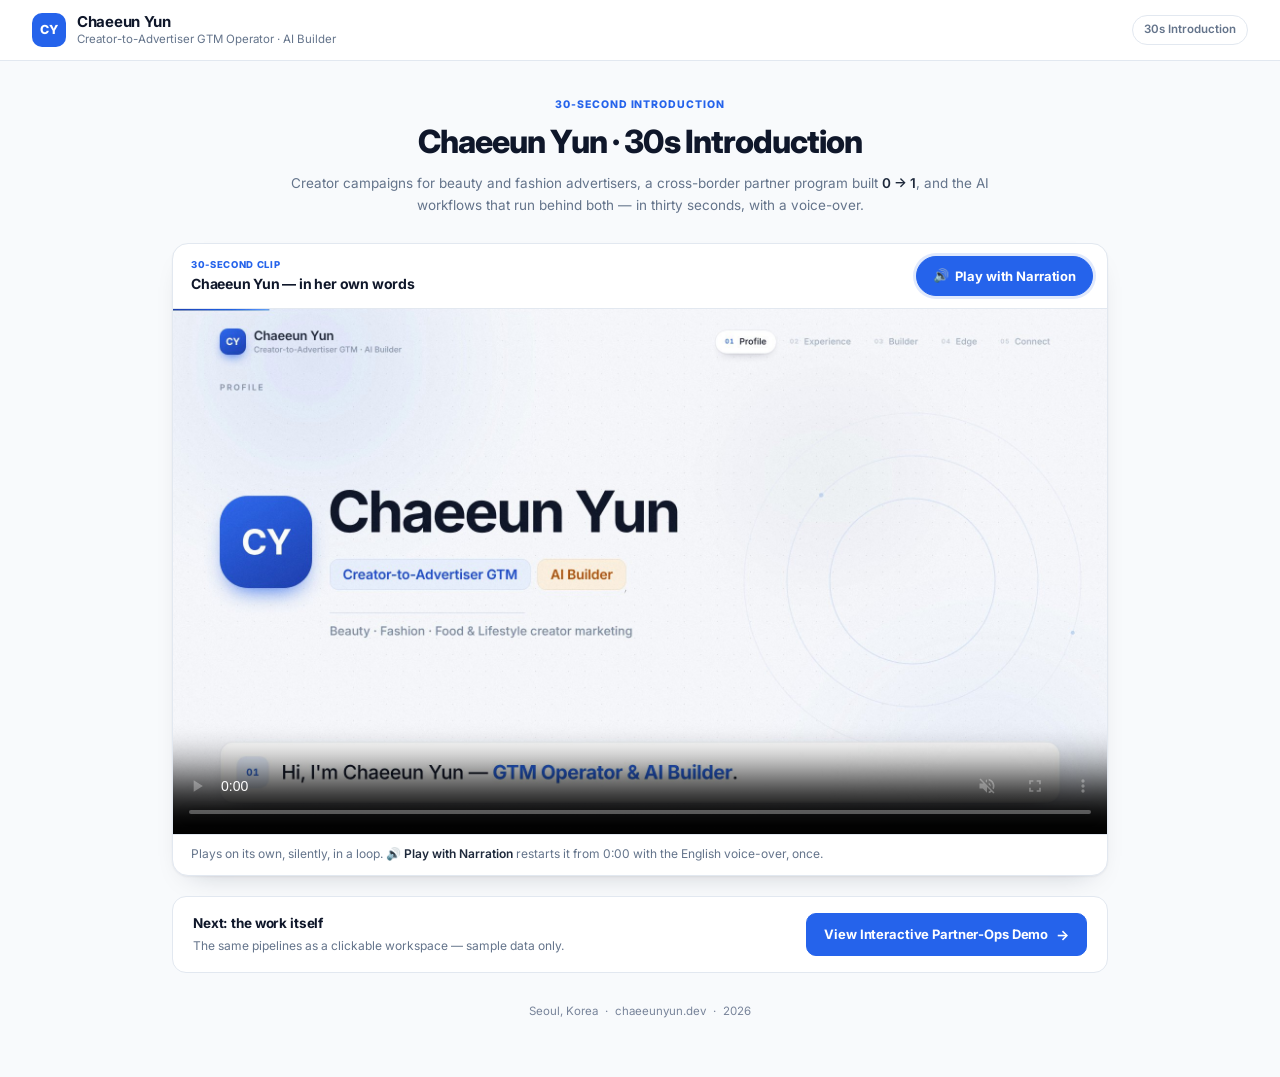
<file: intro/index.html>
<!doctype html>
<html lang="en">
<head>
<meta charset="utf-8">
<meta name="viewport" content="width=device-width, initial-scale=1">
<meta name="robots" content="noindex, nofollow">
<title>Chaeeun Yun · 30s Introduction</title>
<meta name="description" content="A 30-second spoken introduction: creator campaigns for beauty and fashion advertisers, a cross-border partner program built from zero, and the AI workflows behind both.">
<meta property="og:title" content="Chaeeun Yun · 30s Introduction">
<meta property="og:description" content="Thirty seconds, with voice-over, on the work: creator-to-advertiser GTM, partner operations, and the AI workflows behind them.">
<meta property="og:type" content="video.other">
<link rel="preconnect" href="https://fonts.googleapis.com">
<link rel="preconnect" href="https://fonts.gstatic.com" crossorigin>
<link rel="stylesheet" href="https://fonts.googleapis.com/css2?family=Inter:wght@400;500;600;700;800&display=swap">
<style>
:root {
  --ink: #1E293B;
  --ink-strong: #0F172A;
  --muted: #64748B;
  --faint: #78849A;
  --line: #E2E8F0;
  --bg: #F8FAFC;
  --panel: #fff;
  --accent: #2563EB;
  --accent-hover: #1D4ED8;
  --accent-soft: #E9F0FE;
  --stage: #0B1220;
}

* { box-sizing: border-box; }

html, body { margin: 0; }
body {
  background: var(--bg);
  color: var(--ink);
  font-family: "Inter", -apple-system, BlinkMacSystemFont, "Segoe UI", Roboto, "Helvetica Neue", Arial, sans-serif;
  font-size: 14px;
  line-height: 1.55;
  -webkit-text-size-adjust: 100%;
}
a { color: var(--accent); text-decoration: none; }
a:hover { text-decoration: underline; }
a:focus-visible, button:focus-visible, video:focus-visible {
  outline: 2px solid #93C5FD; outline-offset: 2px;
}

/* ---------------------------------------------------------------- top bar */
.top {
  display: flex; align-items: center; justify-content: space-between; gap: 16px;
  padding: 13px 32px;
  border-bottom: 1px solid var(--line);
  background: #fff;
}
.brand { display: flex; align-items: center; gap: 11px; min-width: 0; }
.mark {
  flex: 0 0 auto;
  display: grid; place-items: center;
  width: 34px; height: 34px; border-radius: 10px;
  background: var(--accent); color: #fff;
  font-size: 12.5px; font-weight: 800; letter-spacing: .01em;
}
.brandText { min-width: 0; }
.brandName { display: block; font-size: 15px; font-weight: 700; letter-spacing: -.02em; color: var(--ink-strong); line-height: 1.25; }
.brandRole { display: block; color: var(--muted); font-size: 11.5px; line-height: 1.3; }
.meta {
  flex: 0 0 auto;
  padding: 5px 11px; border: 1px solid var(--line); border-radius: 999px;
  color: var(--muted); font-size: 11.5px; font-weight: 600; white-space: nowrap;
}

/* ---------------------------------------------------------------- page */
.wrap { max-width: 1000px; margin: 0 auto; padding: 36px 32px 56px; }

.head { text-align: center; margin: 0 auto 26px; max-width: 720px; }
.kicker {
  margin: 0 0 10px; color: var(--accent);
  font-size: 10.5px; font-weight: 800; letter-spacing: .09em; text-transform: uppercase;
}
h1 {
  margin: 0; font-size: clamp(22px, 3.4vw, 32px); line-height: 1.18;
  letter-spacing: -.03em; font-weight: 800; color: var(--ink-strong);
  text-wrap: balance;
}
.sub {
  margin: 12px 0 0; color: var(--muted); font-size: 13.5px; line-height: 1.62;
  text-wrap: pretty;
}
.sub b { color: var(--ink); font-weight: 600; }

/* ---------------------------------------------------------------- video card */
.card {
  overflow: hidden;
  border: 1px solid var(--line); border-radius: 16px;
  background: var(--panel);
  box-shadow: 0 1px 2px rgba(15, 23, 42, .05), 0 12px 28px -18px rgba(15, 23, 42, .28);
}
.cardHead {
  display: flex; flex-wrap: wrap; align-items: center; gap: 10px 14px;
  padding: 12px 14px 12px 18px; border-bottom: 1px solid var(--line);
}
.cardTitle { min-width: 0; margin-right: auto; }
.cardKicker {
  margin: 0 0 2px; color: var(--accent);
  font-size: 9.5px; font-weight: 800; letter-spacing: .07em; text-transform: uppercase;
}
.cardTitle h2 { margin: 0; font-size: 14px; line-height: 1.3; letter-spacing: -.015em; color: var(--ink-strong); }

.narrBtn {
  display: inline-flex; align-items: center; gap: 7px;
  padding: 9px 16px;
  border: 1px solid var(--accent); border-radius: 999px;
  background: var(--accent); color: #fff;
  font: inherit; font-size: 13px; font-weight: 700; letter-spacing: -.01em;
  white-space: nowrap; cursor: pointer;
  box-shadow: 0 0 0 3px rgba(37, 99, 235, .14);
  transition: background .15s ease, border-color .15s ease, box-shadow .15s ease;
}
.narrBtn:hover { background: var(--accent-hover); border-color: var(--accent-hover); }
.narrBtn .ico { font-size: 13px; line-height: 1; }
.narrBtn[aria-pressed="true"] {
  background: var(--ink-strong); border-color: var(--ink-strong);
  box-shadow: 0 0 0 3px rgba(15, 23, 42, .12);
}
.narrBtn[aria-pressed="true"] .ico { animation: pulse 1.6s ease-in-out infinite; }
@keyframes pulse { 0%, 100% { opacity: 1; } 50% { opacity: .4; } }
@media (prefers-reduced-motion: reduce) {
  .narrBtn[aria-pressed="true"] .ico { animation: none; }
}

.stage { background: var(--stage); line-height: 0; }
.stage video {
  display: block; width: 100%; height: auto;
  aspect-ratio: 16 / 9; background: var(--stage);
}

.cardFoot {
  margin: 0; padding: 10px 18px 12px; border-top: 1px solid var(--line);
  color: var(--muted); font-size: 12px; line-height: 1.5;
}
.cardFoot b { color: var(--ink); font-weight: 600; }

/* ---------------------------------------------------------------- next step */
.next {
  display: flex; flex-wrap: wrap; align-items: center; justify-content: space-between;
  gap: 12px 20px; margin-top: 20px;
  padding: 16px 20px;
  border: 1px solid var(--line); border-radius: 14px;
  background: #fff;
}
.nextText { min-width: 0; }
.nextText p { margin: 0; }
.nextLabel { color: var(--ink-strong); font-size: 13.5px; font-weight: 700; letter-spacing: -.01em; }
.nextNote { margin-top: 3px !important; color: var(--muted); font-size: 12px; }
.cta {
  display: inline-flex; align-items: center; gap: 8px;
  padding: 10px 17px; border: 1px solid var(--accent); border-radius: 10px;
  background: var(--accent); color: #fff;
  font-size: 13px; font-weight: 700; letter-spacing: -.01em;
  white-space: nowrap;
  transition: background .15s ease, border-color .15s ease;
}
.cta:hover { background: var(--accent-hover); border-color: var(--accent-hover); text-decoration: none; }
.cta .arrow { font-size: 14px; line-height: 1; }

.foot {
  margin: 30px 0 0; text-align: center;
  color: var(--faint); font-size: 11.5px;
}
.foot span { margin: 0 7px; }

@media (max-width: 700px) {
  .top { padding: 11px 18px; }
  .brandRole { display: none; }
  .wrap { padding: 26px 18px 44px; }
  .head { text-align: left; margin-bottom: 20px; }
  .sub { font-size: 13px; }
  .cardHead { padding: 12px 13px 12px 15px; }
  .cardTitle { flex: 1 1 100%; }
  .narrBtn { flex: 1 1 100%; justify-content: center; min-height: 44px; font-size: 13.5px; }
  .cardFoot { padding: 10px 15px 12px; }
  .next { padding: 15px 16px; }
  .cta { flex: 1 1 100%; justify-content: center; min-height: 44px; }
}
</style>
</head>
<body>

<header class="top">
  <div class="brand">
    <span class="mark" aria-hidden="true">CY</span>
    <span class="brandText">
      <span class="brandName">Chaeeun Yun</span>
      <span class="brandRole">Creator-to-Advertiser GTM Operator · AI Builder</span>
    </span>
  </div>
  <span class="meta">30s Introduction</span>
</header>

<main class="wrap">
  <div class="head">
    <p class="kicker">30-second introduction</p>
    <h1>Chaeeun Yun · 30s Introduction</h1>
    <p class="sub">Creator campaigns for beauty and fashion advertisers, a cross-border partner program built <b>0&nbsp;&rarr;&nbsp;1</b>, and the AI workflows that run behind both &mdash; in thirty seconds, with a voice-over.</p>
  </div>

  <section class="card" aria-label="30-second introduction video">
    <div class="cardHead">
      <div class="cardTitle">
        <p class="cardKicker">30-second clip</p>
        <h2>Chaeeun Yun &mdash; in her own words</h2>
      </div>
      <button class="narrBtn" type="button" id="narrBtn" aria-pressed="false" aria-controls="introVideo">
        <span class="ico" aria-hidden="true">&#128266;</span><span id="narrLabel">Play with Narration</span>
      </button>
    </div>
    <div class="stage">
      <video id="introVideo" controls autoplay muted loop playsinline preload="metadata"
             poster="media/intro-poster.jpg" width="1920" height="1080"
             aria-label="30-second introduction with English voice-over: creator-to-advertiser GTM, partner operations built from zero, and the AI workflows behind them">
        <source src="media/chaeeun-yun-intro-30s.mp4" type="video/mp4">
        Your browser cannot play this clip. <a href="media/chaeeun-yun-intro-30s.mp4">Download the 30-second video</a>.
      </video>
    </div>
    <p class="cardFoot">Plays on its own, silently, in a loop. <b>&#128266; Play with Narration</b> restarts it from 0:00 with the English voice-over, once.</p>
  </section>

  <div class="next">
    <div class="nextText">
      <p class="nextLabel">Next: the work itself</p>
      <p class="nextNote">The same pipelines as a clickable workspace &mdash; sample data only.</p>
    </div>
    <a class="cta" href="https://chaeeunyun.dev/partner-ops-demo/">View Interactive Partner-Ops Demo <span class="arrow" aria-hidden="true">&rarr;</span></a>
  </div>

  <p class="foot">Seoul, Korea<span>&middot;</span>chaeeunyun.dev<span>&middot;</span>2026</p>
</main>

<script>
(function () {
  var video = document.getElementById('introVideo');
  var btn = document.getElementById('narrBtn');
  var label = document.getElementById('narrLabel');
  if (!video || !btn || !label) return;

  var IDLE = 'Play with Narration';
  var PLAYING = 'Playing with Narration';
  var narrating = false;

  function setIdle() {
    narrating = false;
    video.loop = true;
    video.muted = true;
    btn.setAttribute('aria-pressed', 'false');
    label.textContent = IDLE;
  }

  btn.addEventListener('click', function () {
    // Restart from 0:00, sound on, once.
    narrating = true;
    video.loop = false;
    video.muted = false;
    video.volume = 1;
    try { video.currentTime = 0; } catch (e) {}
    var p = video.play();
    if (p && typeof p.catch === 'function') {
      p.catch(function () {
        // Autoplay policy or a decoding error: fall back to the silent loop.
        setIdle();
        video.play().catch(function () {});
      });
    }
    btn.setAttribute('aria-pressed', 'true');
    label.textContent = PLAYING;
  });

  // One narrated pass only: back to the silent loop when the clip ends.
  video.addEventListener('ended', function () {
    if (!narrating) return;
    setIdle();
    try { video.currentTime = 0; } catch (e) {}
    // Restart on the next tick, after the element has left its ended state.
    setTimeout(function () {
      var p = video.play();
      if (p && typeof p.catch === 'function') p.catch(function () {});
    }, 40);
  });
})();
</script>
</body>
</html>
</file>
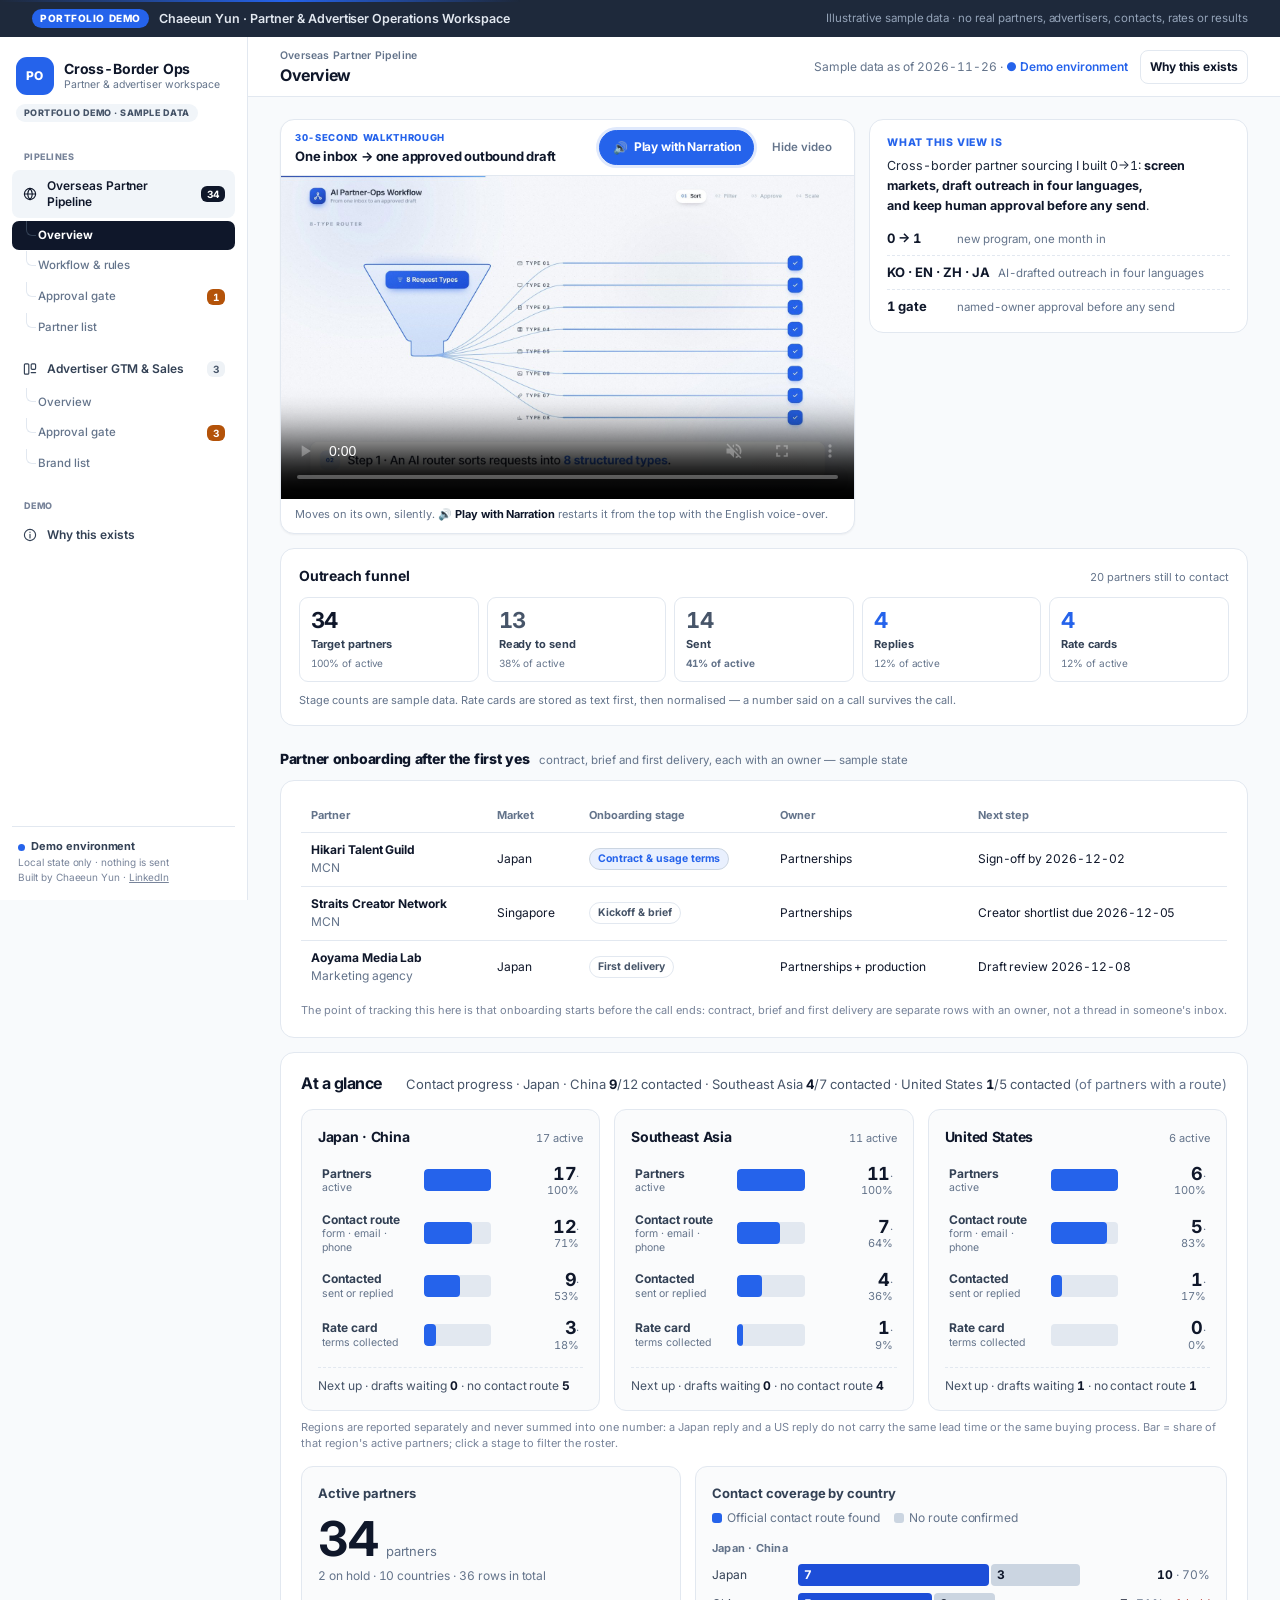
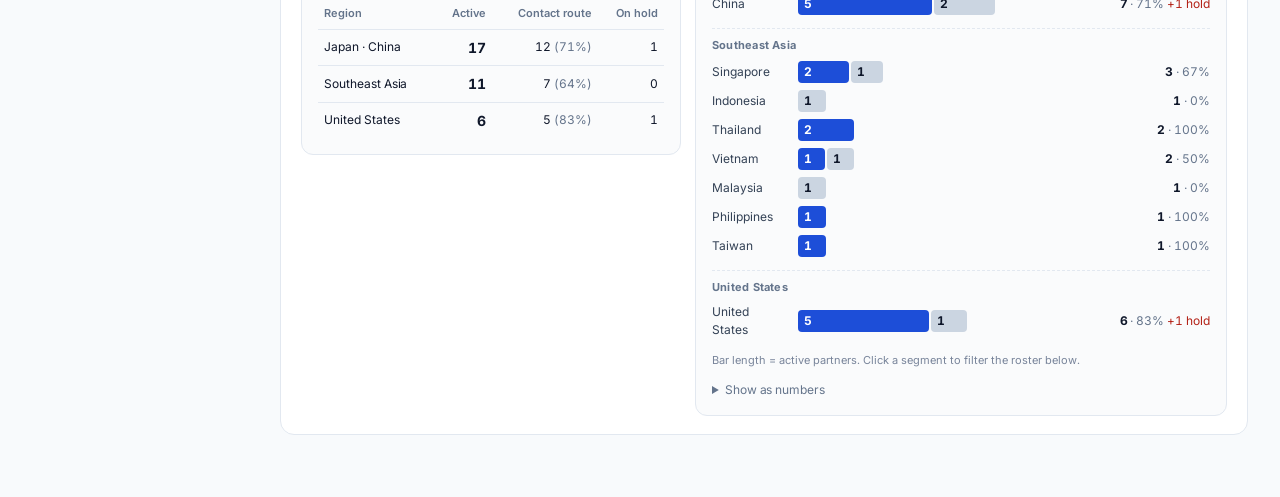
<file: partner-ops-demo/index.html>
<!doctype html>
<html lang="en">
<head>
<meta charset="utf-8"><meta name="viewport" content="width=device-width, initial-scale=1">
<meta name="robots" content="noindex, nofollow">
<title>Chaeeun Yun · Partner & Advertiser Operations · Portfolio Demo</title>
<meta name="description" content="Portfolio demo: cross-border partner pipeline and advertiser GTM workflow, with a human approval gate. Illustrative sample data.">
<link rel="preconnect" href="https://fonts.googleapis.com">
<link rel="preconnect" href="https://fonts.gstatic.com" crossorigin>
<link rel="stylesheet" href="https://fonts.googleapis.com/css2?family=Inter:wght@400;500;600;700;800&display=swap">
<style>/* Base layout system. */


:root {
  --ink: #0F172A;         /* slate ink */
  --muted: #64748B;
  --faint: #78849A;
  --line: #E2E8F0;
  --bg: #F8FAFC;
  --panel: #fff;
  --accent: #2563EB;      /* cobalt: primary, positive metrics, status text */
  --accentSoft: #E9F0FE;
  --have: #2563EB;        /* bar fills, no text inside */
  --haveText: #1D4ED8;    /* segments that carry white numerals */
  --miss: #CBD5E1;
  --track: #E2E8F0;
  --warn: #D97706;        /* anything waiting on a person */
  --warnFill: #B45309;    /* warn with white text on top (AA) */
  --note: #475569;        /* neutral information note */
  --noteSoft: #F1F5F9;
  --danger: #B42318;      /* hard error / no contact route */
  --dangerSoft: #FEF3F2;
  --steel: #475569;       /* quiet secondary status */
  --steelSoft: #EEF2F6;
}

* { box-sizing: border-box; }

body {
  margin: 0;
  background: var(--bg);
  color: var(--ink);
  font-family: "Inter", -apple-system, BlinkMacSystemFont, "Segoe UI", Roboto, "Helvetica Neue", Arial, sans-serif;
  font-size: 13px;
  line-height: 1.5;
}

a { color: var(--accent); text-decoration: none; }
a:hover { text-decoration: underline; }


.top {
  display: flex;
  justify-content: space-between;
  align-items: center;
  gap: 16px;
  padding: 14px 32px;
  border-bottom: 1px solid var(--line);
  background: #fff;
}
.brand { display: flex; align-items: center; gap: 10px; }
.mark {
  display: grid;
  place-items: center;
  width: 30px;
  height: 30px;
  border-radius: 9px;
  background: var(--accent);
  color: #fff;
  font-size: 12px;
  font-weight: 800;
}
.brand h1 { margin: 0; font-size: 17px; letter-spacing: -.03em; }
.meta { color: var(--muted); font-size: 12px; white-space: nowrap; }
.meta b { color: var(--accent); font-weight: 600; }

.content { max-width: 1440px; margin: 0 auto; padding: 22px 32px 48px; }



.dash {
  margin-bottom: 14px;
  padding: 18px 20px;
  border: 1px solid var(--line);
  border-radius: 14px;
  background: var(--panel);
}
.dashHead { display: flex; align-items: baseline; justify-content: space-between; gap: 16px; margin-bottom: 14px; }
.dashHead h2 { margin: 0; font-size: 16px; letter-spacing: -.03em; }
.insight { margin: 0; color: #475569; font-size: 13px; }
.insight b { color: var(--ink); }

.dashGrid { display: grid; grid-template-columns: 380px 1fr; gap: 14px; }
.dashCol { display: grid; gap: 14px; align-content: start; }
.panel { padding: 16px; border: 1px solid var(--line); border-radius: 12px; background: #FAFBFC; }
.panel h3 { margin: 0 0 12px; font-size: 13px; color: #334155; }
.panel h3 small { margin-left: 4px; color: var(--muted); font-weight: 400; }

.legend { display: flex; gap: 14px; color: var(--muted); font-size: 12px; }
.legend i { display: inline-block; width: 10px; height: 10px; margin-right: 5px; border-radius: 3px; vertical-align: -1px; }
.panel h3 + .legend { margin: -6px 0 12px; }


.hero { display: flex; align-items: baseline; gap: 8px; margin-bottom: 4px; }
.hero strong { font-size: 48px; line-height: 1; letter-spacing: -.05em; }
.hero span { color: var(--muted); font-size: 13px; }
.heroSub { margin: 0 0 12px; color: var(--muted); font-size: 12px; }


.regionTable { width: 100%; border-collapse: collapse; font-size: 12px; }
.regionTable th, .regionTable td { padding: 7px 6px; border-bottom: 1px solid var(--line); text-align: right; white-space: nowrap; }
.regionTable th:first-child, .regionTable td:first-child { text-align: left; }
.regionTable th { color: var(--muted); font-size: 11px; font-weight: 600; }
.regionTable tr:last-child td { border-bottom: 0; }
.regionTable b { font-size: 14px; }
.funnelNote { margin: 8px 0 0; color: var(--faint); font-size: 11px; }


.rows { display: grid; gap: 7px; }
.regionLabel { margin-top: 6px; padding-top: 8px; border-top: 1px dashed var(--line); color: var(--muted); font-size: 11px; font-weight: 700; letter-spacing: .02em; }
.regionLabel:first-child { margin-top: 0; padding-top: 0; border-top: 0; }
.row { display: grid; grid-template-columns: 74px 1fr 118px; align-items: center; gap: 12px; }
.row .label { color: #334155; font-size: 12px; }
.row .total { color: var(--muted); font-size: 12px; text-align: right; white-space: nowrap; }
.row .total b { color: var(--ink); }
.row .total em { color: var(--danger); font-style: normal; }
.barArea { min-width: 0; }

.seg { display: flex; gap: 2px; height: 22px; }
.seg button {
  display: flex;
  align-items: center;
  min-width: 0;
  padding: 0 6px;
  border: 0;
  border-radius: 4px;
  font: inherit;
  font-size: 12px;
  font-weight: 700;
  cursor: pointer;
  overflow: hidden;
  white-space: nowrap;
}
.seg button.have { background: var(--haveText); color: #fff; }
.seg button.miss { background: var(--miss); color: var(--ink); }
.seg button:hover, .seg button:focus-visible { filter: brightness(1.06); outline: 2px solid var(--ink); outline-offset: 1px; }

.hint { margin: 12px 0 0; color: var(--faint); font-size: 11px; }

details.numbers { margin-top: 12px; font-size: 12px; }
details.numbers summary { color: var(--muted); cursor: pointer; }
details.numbers table { width: auto; margin-top: 8px; border-collapse: collapse; }
details.numbers th, details.numbers td { padding: 5px 14px 5px 0; border-bottom: 1px solid var(--line); text-align: right; }
details.numbers th:first-child, details.numbers td:first-child,
details.numbers th:nth-child(2), details.numbers td:nth-child(2) { text-align: left; }

.tip {
  position: fixed;
  z-index: 50;
  padding: 7px 10px;
  border-radius: 8px;
  background: #0F172A;
  color: #fff;
  font-size: 12px;
  pointer-events: none;
  white-space: nowrap;
  box-shadow: 0 6px 18px rgba(0, 0, 0, .18);
}
.tip[hidden] { display: none; }

.rule {
  margin-bottom: 14px;
  padding: 10px 14px;
  border-left: 4px solid var(--note);
  border-radius: 8px;
  background: var(--noteSoft);
  color: #334155;
  font-size: 12px;
}


.card {
  padding: 18px 20px 20px;
  border: 1px solid var(--line);
  border-radius: 14px;
  background: var(--panel);
}

.filters {
  display: grid;
  grid-template-columns: 1.5fr repeat(5, 1fr) auto;
  gap: 8px;
  margin-bottom: 10px;
}
.filters input,
.filters select,
.filters button {
  min-width: 0;
  padding: 8px 10px;
  border: 1px solid var(--line);
  border-radius: 8px;
  background: #fff;
  color: var(--ink);
  font: inherit;
  font-size: 12px;
}
.filters button {
  background: var(--ink);
  color: #fff;
  border-color: var(--ink);
  cursor: pointer;
}

.count { margin: 0 0 8px; color: var(--muted); font-size: 12px; }
.count b { color: var(--ink); }


.tableWrap { border: 1px solid var(--line); border-radius: 10px; }
table.list { width: 100%; border-collapse: collapse; }
.list th, .list td {
  padding: 10px 12px;
  border-bottom: 1px solid var(--line);
  text-align: left;
  vertical-align: top;
}
.list thead th {
  position: sticky;
  top: 0;
  z-index: 1;
  background: #F8FAFC;
  color: #475569;
  font-size: 11px;
  white-space: nowrap;
  box-shadow: 0 1px 0 var(--line);
}
.list thead th:first-child { border-top-left-radius: 10px; }
.list thead th:last-child { border-top-right-radius: 10px; }
.list tbody tr:last-child td { border-bottom: 0; }
.list tbody tr:not(.groupRow):hover td { background: #F8FAFC; }

.groupRow td {
  padding: 8px 12px;
  background: #F8FAFC;
  color: var(--accent);
  font-size: 12px;
  font-weight: 700;
}
.groupRow td span { margin-left: 6px; color: var(--muted); font-weight: 400; }

.colCountry { width: 72px; white-space: nowrap; }
.colName { width: 23%; }
.colStatus { width: 90px; }
.colContact { width: 34%; }
.colSent { width: 96px; }

.name b { display: block; font-size: 13px; }
.name .local { color: var(--muted); font-weight: 400; margin-left: 4px; }
.name small { display: block; margin-top: 2px; color: var(--muted); font-size: 11px; }


.badge {
  display: inline-block;
  padding: 3px 8px;
  border-radius: 999px;
  font-size: 11px;
  font-weight: 700;
  white-space: nowrap;
}
.badge.base { background: #EEF2F6; color: #475569; }
.badge.priority { background: var(--accentSoft); color: var(--accent); }
.badge.added { background: var(--steelSoft); color: var(--steel); }
.badge.official { background: var(--accent); color: #fff; }
.badge.unverified { background: var(--noteSoft); color: var(--note); }
.badge.hold { background: var(--dangerSoft); color: var(--danger); }


.cp { display: grid; grid-template-columns: 46px 1fr; gap: 3px 8px; margin: 0; font-size: 12px; }
.cp dt { color: var(--muted); font-size: 11px; padding-top: 1px; }
.cp dd { margin: 0; word-break: break-all; }
.cp .none { color: var(--faint); }
.cp .src { color: var(--muted); }
.noContact { margin-bottom: 4px; color: var(--danger); font-size: 12px; font-weight: 600; }


.sent {
  display: inline-block;
  padding: 3px 9px;
  border-radius: 999px;
  font-size: 11px;
  font-weight: 700;
  white-space: nowrap;
}
.sent.todo { background: #EEF2F6; color: #64748B; }
.sent.done { background: var(--steelSoft); color: var(--steel); }
.sent.reply { background: var(--accentSoft); color: var(--accent); }
.sent.hold { background: var(--dangerSoft); color: var(--danger); }
.sentAt { display: block; margin-top: 4px; color: var(--muted); font-size: 11px; }

.memo { color: #475569; font-size: 12px; }


.summaryToggle { display: inline-flex; align-items: center; gap: 5px; margin-top: 7px; padding: 4px 8px; border: 1px solid var(--line); border-radius: 8px; background: var(--panel); color: var(--accent); font: inherit; font-size: 11px; font-weight: 700; cursor: pointer; }
.summaryToggle:hover { border-color: var(--accent); }
.summaryToggle:focus-visible { outline: 2px solid var(--accent); outline-offset: 2px; }
.summaryToggle[aria-expanded="true"] { border-color: var(--accent); background: var(--accentSoft); }
.summaryIcon { display: inline-block; width: 6px; height: 6px; border-right: 1.5px solid currentColor; border-bottom: 1.5px solid currentColor; transform: translateY(-2px) rotate(45deg); transition: transform .15s; }
.summaryToggle[aria-expanded="true"] .summaryIcon { transform: translateY(1px) rotate(-135deg); }
.list tbody tr.hasSummaryOpen td { border-bottom-color: transparent; }
.list tbody tr.summaryRow td { padding: 0 12px 14px; background: var(--panel); }
.list tbody tr.summaryRow:hover td { background: var(--panel); }
.summaryPanel { max-width: 920px; padding: 14px 16px; border: 1px solid #CBD5E1; border-left: 4px solid var(--accent); border-radius: 10px; background: #F8FAFC; font-size: 12px; }
.summaryHead { display: flex; flex-wrap: wrap; align-items: center; gap: 6px; margin: 0 0 10px; }
.summaryHead .chip { margin: 0; }
.summaryList { display: grid; grid-template-columns: 112px 1fr; gap: 7px 14px; margin: 0; }
.summaryList dt { color: var(--muted); font-weight: 700; }
.summaryList dd { margin: 0; min-width: 0; color: var(--ink); word-break: keep-all; overflow-wrap: anywhere; }
.summaryList .campaign { font-weight: 700; }
.summaryList .sub { display: block; color: #475569; }
.summaryAsks { display: flex; flex-wrap: wrap; gap: 4px; }
.summaryAsks .chip { margin: 0; white-space: normal; }
.summaryFit { margin: 0; color: #334155; font-weight: 600; word-break: keep-all; }
.summaryNote { margin: 10px 0 0; color: var(--muted); font-size: 11px; }

.note { margin: 12px 0 0; color: var(--muted); font-size: 11px; }


.funnelGrid { display: grid; grid-template-columns: repeat(3, 1fr); gap: 14px; }
.fCard { padding: 16px 16px 14px; border: 1px solid var(--line); border-radius: 12px; background: #FAFBFC; }
.fHead { display: flex; align-items: baseline; justify-content: space-between; gap: 8px; margin-bottom: 8px; }
.fHead h3 { margin: 0; font-size: 14px; letter-spacing: -.02em; }
.fHead small { color: var(--muted); font-size: 11px; }
.fStage {
  display: grid;
  grid-template-columns: 92px 1fr 78px;
  align-items: center;
  gap: 10px;
  width: 100%;
  padding: 7px 4px;
  border: 0;
  border-radius: 8px;
  background: none;
  color: inherit;
  font: inherit;
  text-align: left;
  cursor: pointer;
}
.fStage:hover { background: #F1F5F9; }
.fStage:focus-visible { outline: 2px solid var(--ink); outline-offset: 1px; }
.fLabel { color: #334155; font-size: 12px; font-weight: 700; line-height: 1.3; }
.fLabel small { display: block; color: var(--muted); font-size: 10.5px; font-weight: 400; }
.fTrack { height: 22px; border-radius: 4px; background: var(--track); overflow: hidden; }
.fFill { height: 100%; border-radius: 4px; background: var(--have); }
.fVal { text-align: right; white-space: nowrap; line-height: 1.2; }
.fVal b { font-size: 18px; letter-spacing: -.03em; }
.fVal span { color: var(--muted); font-size: 11px; }
.fVal small { display: block; color: var(--muted); font-size: 11px; }
.fNext { margin: 8px 0 0; padding-top: 9px; border-top: 1px dashed var(--line); color: #475569; font-size: 12px; }
.fNext b { color: var(--ink); }


.opsFlow {
  --person: #B45309;
  --personSoft: #FDF2E2;
  --auto: var(--accent);
  --autoSoft: var(--accentSoft);
  margin-bottom: 14px;
  border: 1px solid var(--line);
  border-radius: 14px;
  background: var(--panel);
  overflow: hidden;
}
.opsFlowIntro { display: flex; justify-content: space-between; align-items: center; gap: 14px; padding: 14px 18px; border-bottom: 1px solid var(--line); }
.opsFlowIntro strong { font-size: 15px; letter-spacing: -.02em; }
.opsFlowIntro span { color: var(--muted); font-size: 12px; }
.opsSteps { display: grid; grid-template-columns: repeat(5, minmax(0, 1fr)); grid-template-rows: repeat(4, auto); }
.opsStep { position: relative; display: grid; grid-row: span 4; grid-template-rows: subgrid; padding: 15px 18px; border-right: 1px solid var(--line); }
.opsStep:last-child { border-right: 0; }
.opsStep:not(:last-child)::after {
  content: "→";
  position: absolute;
  top: 44px;
  right: -9px;
  z-index: 2;
  display: grid;
  place-items: center;
  width: 18px;
  height: 18px;
  border-radius: 50%;
  background: var(--bg);
  color: var(--person);
  font-size: 13px;
  font-weight: 800;
}
.opsRole { display: inline-block; margin-bottom: 8px; padding: 3px 7px; border-radius: 999px; font-size: 10px; font-weight: 800; }
.opsRole.person { background: var(--personSoft); color: var(--person); }
.opsRole.auto { background: var(--autoSoft); color: var(--auto); }
.opsStep b { display: block; margin-bottom: 4px; font-size: 14px; }
.opsStep p { margin: 0; color: var(--muted); font-size: 11px; line-height: 1.45; }
.opsDetail { display: none; margin: 10px 0 0; padding-top: 9px; border-top: 1px dashed var(--line); font-size: 11px; line-height: 1.45; }
.opsDetail + .opsDetail { margin-top: 0; padding-top: 6px; border-top: 0; }
.opsDetail dt { margin-bottom: 2px; color: var(--faint); font-size: 10px; font-weight: 700; }
.opsDetail dd { margin: 0; color: #334155; }
.opsFlow.open .opsDetail { display: block; }
.opsToggle {
  display: flex;
  align-items: center;
  gap: 6px;
  width: 100%;
  padding: 9px 18px;
  border: 0;
  border-top: 1px solid var(--line);
  background: #FAFBFC;
  color: var(--muted);
  font: inherit;
  font-size: 12px;
  font-weight: 600;
  text-align: left;
  cursor: pointer;
}
.opsToggle:hover { color: var(--ink); }
.opsToggle i { font-style: normal; transition: transform .15s; }
.opsFlow.open .opsToggle i { transform: rotate(180deg); }
.opsSafe { display: flex; align-items: center; gap: 10px; padding: 10px 18px; border-top: 1px solid var(--note); background: var(--noteSoft); font-size: 12px; line-height: 1.45; }
.opsSafe b { white-space: nowrap; }
@media (max-width: 760px) {
  .opsFlowIntro { display: block; }
  .opsFlowIntro span { display: block; margin-top: 4px; }
  .opsSteps { grid-template-columns: repeat(5, 200px); overflow-x: auto; -webkit-overflow-scrolling: touch; scroll-snap-type: x proximity; }
  .opsStep { scroll-snap-align: start; }
  .opsSafe { align-items: flex-start; }
}


.outreachPanel {
  margin-top: 14px;
  padding: 16px;
  border: 1px solid var(--line);
  border-radius: 12px;
  background: #FAFBFC;
}
.outreachPanel.standalone { margin: 0 0 14px; padding: 16px 18px; border-radius: 14px; background: var(--panel); }
.outreachHead { display: flex; align-items: baseline; justify-content: space-between; gap: 12px; margin-bottom: 10px; }
.outreachHead h3 { margin: 0; font-size: 14px; }
.outreachHead small { color: var(--muted); font-size: 11px; }
.outreachStages { display: grid; grid-template-columns: repeat(5, 1fr); gap: 8px; }
.outreachStage { min-width: 0; padding: 10px 11px; border: 1px solid var(--line); border-radius: 9px; background: #fff; }
.outreachStage strong { display: block; font-size: 22px; line-height: 1.1; letter-spacing: -.04em; }
.outreachStage span { display: block; margin-top: 4px; color: #334155; font-size: 11px; font-weight: 700; }
.outreachStage small { display: block; margin-top: 3px; color: var(--muted); font-size: 10px; }
.outreachStage.ready strong { color: var(--steel); }
.outreachStage.sent strong { color: var(--steel); }
.outreachStage.reply strong, .outreachStage.priced strong { color: var(--accent); }
.outreachNote { margin: 10px 0 0; color: var(--muted); font-size: 11px; }

.dashSub { margin-top: 14px; }
.filters.f8 { grid-template-columns: 1.5fr repeat(6, 1fr) auto; }
.price { display: block; margin-top: 4px; font-size: 11px; font-weight: 700; }
.price.done { color: var(--accent); }
.price.todo { color: var(--faint); font-weight: 600; }
.priceNote { display: block; color: var(--muted); font-size: 11px; }


.catNav {
  display: flex;
  gap: 4px;
  padding: 0 32px;
  border-bottom: 1px solid var(--line);
  background: #fff;
  overflow-x: auto;
  scrollbar-width: none;
}
.catNav::-webkit-scrollbar { display: none; }
.catNav button {
  flex: 0 0 auto;
  padding: 11px 14px 12px;
  border: 0;
  background: transparent;
  color: var(--muted);
  font: inherit;
  font-size: 13px;
  font-weight: 600;
  white-space: nowrap;
  cursor: pointer;
}
.catNav button:hover { color: var(--ink); }
.catNav button[aria-selected="true"] { color: var(--accent); box-shadow: inset 0 -3px 0 var(--accent); }
.catNav button:focus-visible { outline: 2px solid var(--accent); outline-offset: -2px; }
.catNav small { margin-left: 6px; color: var(--faint); font-weight: 400; }
.catNav .new { margin-left: 6px; padding: 1px 6px; border-radius: 999px; background: var(--noteSoft); color: var(--note); font-size: 10px; font-weight: 700; }


.mGrid { display: grid; grid-template-columns: 1fr 1fr; gap: 14px; }
.mGrid .hero { margin-bottom: 10px; }
.mStats { display: grid; grid-template-columns: repeat(3, 1fr); gap: 12px; }
.mStats h4 { margin: 0 0 6px; color: var(--muted); font-size: 11px; font-weight: 600; }
.mStats ul { margin: 0; padding: 0; list-style: none; font-size: 12px; }
.mStats li { display: flex; justify-content: space-between; gap: 8px; padding: 3px 0; border-bottom: 1px solid var(--line); }
.mStats li:last-child { border-bottom: 0; }
.mStats li b { font-size: 13px; }

.rule ul { margin: 0; padding-left: 18px; }
.rule li + li { margin-top: 2px; }

.filters.m5 { grid-template-columns: 1.6fr repeat(4, 1fr) auto; }

.prio {
  display: inline-grid;
  place-items: center;
  width: 26px;
  height: 26px;
  border-radius: 7px;
  font-size: 13px;
  font-weight: 800;
}
.prio.A { background: var(--accent); color: #fff; }
.prio.B { background: var(--steelSoft); color: var(--steel); }
.prio.C { background: #EEF2F6; color: #64748B; }

.chips { margin-top: 4px; }
.chip {
  display: inline-block;
  margin: 2px 4px 0 0;
  padding: 1px 7px;
  border: 1px solid var(--line);
  border-radius: 999px;
  color: #475569;
  font-size: 11px;
  white-space: nowrap;
}

.badge.reg { background: var(--accent); color: #fff; }
.badge.needReg { background: var(--noteSoft); color: var(--note); }
.badge.platformOnly { background: var(--dangerSoft); color: var(--danger); }
.regNo { display: block; margin-top: 4px; color: var(--accent); font-size: 11px; font-weight: 700; }
.verifyNote { display: block; margin-top: 4px; color: var(--muted); font-size: 11px; }

.checks {
  margin-top: 8px;
  padding: 7px 9px;
  border-left: 3px solid var(--note);
  border-radius: 6px;
  background: var(--noteSoft);
  color: #334155;
  font-size: 11px;
}
.checks b { display: block; margin-bottom: 2px; }
.checks ul { margin: 0; padding-left: 15px; }
.checks li + li { margin-top: 1px; }

.mText { color: #334155; font-size: 12px; }
.mText p { margin: 0; }
.mText p + p { margin-top: 6px; }
.mText em { display: block; color: var(--muted); font-size: 11px; font-style: normal; font-weight: 600; }

.colPrio { width: 44px; }
.colMName { width: 17%; }
.colMEvidence { width: 26%; }
.colMContact { width: 25%; }


.aiStats { display: grid; grid-template-columns: repeat(3, 1fr); gap: 14px; }
.aiStats .hero { margin-bottom: 10px; }
.aiNotice { margin-bottom: 14px; padding: 10px 14px; border-left: 4px solid var(--note); border-radius: 8px; background: var(--noteSoft); color: #334155; font-size: 12px; font-weight: 600; }
.aiCard .tableWrap { overflow-x: auto; }
table.aiTable { min-width: 1330px; table-layout: fixed; }
.aiTable td { overflow-wrap: anywhere; }
.aiTable thead th { position: static; }
.aiTable td { font-size: 12px; }
.aiTable .ig { white-space: nowrap; }
.aiTable .num { white-space: nowrap; font-weight: 700; font-size: 13px; }
.aiTable .sub { display: block; margin-top: 2px; color: var(--muted); font-size: 11px; }
.aiTable .cp { grid-template-columns: 52px 1fr; }
.aiTable .partial { color: var(--note); font-weight: 600; }
.ev { margin: 0; padding: 0; list-style: none; }
.ev li + li { margin-top: 5px; }
.ev .tag { display: inline-block; margin-right: 4px; padding: 0 6px; border-radius: 4px; font-size: 10px; font-weight: 700; white-space: nowrap; }
.badges .badge { margin: 0 4px 4px 0; }
.v-post { background: var(--accent); color: #fff; }
.v-profile { background: var(--accentSoft); color: var(--accent); }
.v-agency { background: var(--steelSoft); color: var(--steel); }
.v-curation { background: var(--noteSoft); color: var(--note); }
.v-unknown { background: var(--dangerSoft); color: var(--danger); }
.memoList { margin: 0; padding-left: 14px; color: #475569; }
.aiTable .checks { margin-top: 6px; }
.aiTable .cp dd { word-break: normal; overflow-wrap: anywhere; }
.colAName { width: 90px; }
.colAIg { width: 135px; }
.colAType { width: 105px; }
.colALang { width: 95px; }
.colAFol { width: 58px; }
.colAMgmt { width: 95px; }
.colAContact { width: 250px; }
.colAEvidence { width: 240px; }
.colAVerify { width: 115px; }


.draftList { display: grid; gap: 8px; }
.draft { border: 1px solid var(--line); border-radius: 12px; background: #FAFBFC; }
.draft[open] { background: var(--panel); border-color: #CBD5E1; }
.draft > summary { display: flex; flex-wrap: wrap; align-items: center; gap: 6px 8px; padding: 11px 14px; list-style: none; cursor: pointer; border-radius: 12px; }
.draft > summary::-webkit-details-marker { display: none; }
.draft > summary:hover .draftName { color: var(--accent); }
.draft > summary:focus-visible { outline: 2px solid var(--accent); outline-offset: 2px; }
.draftName { font-size: 13px; font-weight: 800; }
.draft .chip { margin: 0; white-space: normal; }
.draftIcon { margin-left: auto; color: var(--muted); font-size: 11px; font-weight: 700; white-space: nowrap; }
.draftIcon::after { content: 'Open ▾'; }
.draft[open] .draftIcon::after { content: 'Close ▴'; }
.draftBody { padding: 4px 16px 16px; border-top: 1px solid var(--line); }
.draftMeta { display: grid; grid-template-columns: 72px 1fr; gap: 6px 12px; margin: 12px 0 14px; font-size: 12px; }
.draftMeta dt { color: var(--muted); font-weight: 700; }
.draftMeta dd { margin: 0; min-width: 0; word-break: keep-all; overflow-wrap: anywhere; }
.draftMeta .rcpt { margin-left: 6px; color: var(--muted); font-size: 11px; }
.draftSubject { font-weight: 700; }
.draftText { margin: 0; padding: 16px 18px; border-left: 4px solid var(--accentSoft); border-radius: 8px; background: #F8FAFC; color: #334155; font-size: 13px; line-height: 1.85; word-break: keep-all; overflow-wrap: anywhere; }
.draftText p { margin: 0; white-space: pre-line; }
.draftText p + p { margin-top: 12px; }
.draftAsks { display: flex; flex-wrap: wrap; align-items: center; gap: 4px 6px; margin-top: 12px; font-size: 12px; }
.draftAsks b { margin-right: 4px; color: #334155; }
.draftAsks .chip { margin: 0; }


.profileGrid { display: grid; grid-template-columns: repeat(2, minmax(0, 1fr)); gap: 10px; }
.profileCard { display: flex; flex-wrap: wrap; align-items: center; justify-content: space-between; gap: 10px 14px; padding: 14px 16px; border: 1px solid var(--line); border-radius: 12px; background: #FAFBFC; }
.profileInfo { min-width: 0; }
.profileLang { display: flex; align-items: center; gap: 8px; margin: 0; font-size: 14px; font-weight: 800; }
.profileMeta { margin: 2px 0 0; color: var(--muted); font-size: 11px; }
.profileActions { display: flex; flex-wrap: wrap; gap: 6px; }
a.opsButton { display: inline-block; text-decoration: none; }
.opsButton.primary { border-color: var(--accent); color: #fff; background: var(--accent); }
.opsButton.primary:hover { color: #fff; background: #1E40AF; }
.opsButton:focus-visible { outline: 2px solid var(--accent); outline-offset: 2px; }
.profilePending { color: var(--note); font-size: 12px; font-weight: 700; }
.operationDialog.profileDialog { width: min(980px, calc(100vw - 32px)); }
.profileDialog .operationHead { flex-wrap: wrap; align-items: center; margin: 0; padding: 14px 18px; border-bottom: 1px solid var(--line); }
.profileDialog .profileActions button, .profileDialog .profileActions a { padding: 7px 10px; }
.profileViewer { position: relative; height: min(76vh, 860px); background: #EFF3F8; }
.profileViewer object { display: block; width: 100%; height: 100%; border: 0; }
.profileFallback { display: grid; place-content: center; gap: 10px; height: 100%; padding: 24px; color: #334155; font-size: 13px; text-align: center; }
.profileFallback .profileActions { justify-content: center; }
.profileHint { margin: 0; padding: 8px 18px 12px; color: var(--muted); font-size: 11px; }


.headerMeta { display: flex; align-items: center; gap: 10px; }
.opsButton, .recordEdit, .operationDialog button {
  border: 1px solid var(--line);
  border-radius: 8px;
  background: var(--panel);
  color: var(--ink);
  font: inherit;
  font-size: 12px;
  font-weight: 700;
  cursor: pointer;
}
.opsButton { padding: 7px 9px; }
.opsButton:disabled { cursor: not-allowed; color: var(--faint); }
.recordEdit { display: block; width: 100%; margin-top: 7px; padding: 5px 7px; }
.recordEdit:hover, .opsButton:hover { border-color: var(--accent); color: var(--accent); }
.operationMemo { display: block; margin-top: 6px; color: var(--accent); font-size: 11px; }
#operationsMessage { min-height: 18px; margin: 0 0 10px; color: var(--accent); font-size: 12px; }
#operationsMessage.error { color: var(--danger); }
.operationDialog { width: min(520px, calc(100vw - 32px)); padding: 0; border: 1px solid var(--line); border-radius: 14px; color: var(--ink); background: var(--panel); box-shadow: 0 18px 50px rgba(15, 23, 42, .20); }
.operationDialog::backdrop { background: rgba(15, 23, 42, .35); }
.operationForm { padding: 20px; }
.operationHead { display: flex; align-items: start; justify-content: space-between; gap: 14px; margin-bottom: 16px; }
.operationHead h2 { margin: 0; font-size: 16px; }
.operationKicker { margin: 0 0 3px; color: var(--muted); font-size: 11px; font-weight: 700; }
.dialogClose { padding: 6px 8px; }
.operationForm label { display: grid; gap: 6px; margin-top: 12px; color: #334155; font-size: 12px; font-weight: 700; }
.operationForm input, .operationForm select, .operationForm textarea { width: 100%; padding: 8px 10px; border: 1px solid var(--line); border-radius: 8px; color: var(--ink); background: #fff; font: inherit; font-size: 13px; }
.operationForm textarea { resize: vertical; }
.operationActions { display: flex; justify-content: flex-end; gap: 8px; margin-top: 18px; }
.operationActions button { padding: 8px 12px; }
.operationActions .primary { border-color: var(--accent); color: #fff; background: var(--accent); }
.operationActions .secondary { background: #fff; }
.history { margin-top: 14px; padding: 10px; border-radius: 8px; background: #F8FAFC; color: var(--muted); font-size: 11px; }
.history ul { margin: 0; padding-left: 16px; }
.history li + li { margin-top: 5px; }


@media (max-width: 980px) {
  .top { padding: 12px 16px; flex-wrap: wrap; }
  .meta { white-space: normal; }
  .content { padding: 16px; }
  .dash { padding: 14px; }
  .dashGrid { grid-template-columns: 1fr; }
  .dashHead { display: block; }
  .insight { margin-top: 4px; }
  .filters { grid-template-columns: 1fr 1fr; }
  .filters input, .filters button { grid-column: span 2; }
  .tableWrap { overflow-x: auto; -webkit-overflow-scrolling: touch; }
  table.list { min-width: 960px; }
  .list thead th { position: static; }
}
@media (max-width: 520px) {
  .row { grid-template-columns: 64px 1fr 92px; gap: 8px; }
  .regionTable th, .regionTable td { padding: 6px 3px; }
  .hero strong { font-size: 40px; }
}
@media (max-width: 980px) {
  .catNav { padding: 0 8px; }
  .mGrid { grid-template-columns: 1fr; }
  .filters.m5 { grid-template-columns: 1fr 1fr; }
}
@media (max-width: 520px) {
  .mStats { grid-template-columns: 1fr 1fr; }
}
@media (max-width: 980px) {
  .aiStats { grid-template-columns: 1fr; }
  .draftMeta { grid-template-columns: 1fr; gap: 2px; }
  .draftMeta dd + dt { margin-top: 6px; }
  .draftText { padding: 14px; }
}
@media (max-width: 980px) {
  .summaryPanel { position: sticky; left: 0; width: calc(100vw - 98px); max-width: none; }
}
@media (max-width: 640px) {
  .summaryList { grid-template-columns: 1fr; gap: 2px; }
  .summaryList dd + dt { margin-top: 8px; }
  .profileGrid { grid-template-columns: 1fr; }
  .profileViewer { height: 68vh; }
  .profileDialog .operationHead { padding: 12px 14px; }
  .funnelGrid { grid-template-columns: 1fr; }
  .filters.f8 { grid-template-columns: 1fr 1fr; }
  .outreachStages { grid-template-columns: repeat(5, minmax(110px, 1fr)); overflow-x: auto; }
}
@media (max-width: 520px) {
  .outreachStages { grid-template-columns: repeat(2, minmax(0, 1fr)); overflow-x: visible; }
}
</style>
<style>/* ------------------------------------------------------------------
   Portfolio demo additions (built on top of the base dashboard styles)
   ------------------------------------------------------------------ */
:root { --human: #B45309; --humanSoft: #FDF2E2; --humanLine: #F1DCC2; }

/* brand hairline: one quiet accent edge, thin enough to stay out of the data */
body::before {
  content: ""; position: fixed; top: 0; left: 0; height: 2px; width: min(520px, 42vw); z-index: 70;
  background: linear-gradient(90deg, #1E293B 0%, #2563EB 55%, rgba(37, 99, 235, 0) 100%);
}

/* top demo banner */
.demoBar { background: #1E293B; color: #E2E8F0; }
.demoBarInner {
  display: flex; flex-wrap: wrap; align-items: center; gap: 10px;
  max-width: 1440px; margin: 0 auto; padding: 9px 32px;
  font-size: 12px;
}
.demoBadge {
  padding: 2px 8px; border-radius: 999px; background: var(--accent); color: #fff;
  font-size: 10px; font-weight: 800; letter-spacing: .06em; text-transform: uppercase;
}
.demoBarInner b { font-size: 12.5px; font-weight: 600; }
.demoNote { margin-left: auto; color: #94A3B8; font-size: 11.5px; }

/* intro band */
.introBand {
  display: grid; grid-template-columns: 1.6fr 1fr; gap: 18px;
  margin-bottom: 14px; padding: 16px 18px;
  border: 1px solid var(--line); border-radius: 14px; background: #fff;
}
.introKicker { margin: 0 0 4px; color: var(--accent); font-size: 10.5px; font-weight: 800; letter-spacing: .08em; text-transform: uppercase; }
.introText { margin: 0; color: #1E293B; font-size: 13px; line-height: 1.6; }
.introText b { color: var(--ink); }
.introFacts { display: grid; gap: 6px; margin: 0; padding: 0; list-style: none; align-content: start; }
.introFacts li { display: flex; align-items: baseline; gap: 8px; padding-bottom: 6px; border-bottom: 1px dashed var(--line); font-size: 11.5px; color: var(--muted); }
.introFacts li:last-child { border-bottom: 0; padding-bottom: 0; }
.introFacts b { min-width: 62px; color: var(--ink); font-size: 13px; }

/* KPI row */
.kpiGrid { display: grid; grid-template-columns: repeat(4, minmax(0, 1fr)); gap: 12px; margin-bottom: 12px; }
.kpi { padding: 14px 16px 15px; border: 1px solid var(--line); border-radius: 12px; background: var(--panel); }
.kpi h3 { margin: 0 0 8px; color: var(--muted); font-size: 10.5px; font-weight: 800; letter-spacing: .06em; text-transform: uppercase; }
.kpi .val { font-size: 27px; font-weight: 800; letter-spacing: -.04em; line-height: 1.1; }
.kpi .val small { margin-left: 3px; font-size: 12px; font-weight: 600; color: var(--muted); letter-spacing: 0; }
.kpi .sub { margin: 6px 0 0; color: var(--muted); font-size: 11.5px; line-height: 1.45; }
.kpi .sub b { color: var(--ink); }
.goalTrack { position: relative; height: 10px; margin-top: 12px; border-radius: 5px; background: #E2E8F0; overflow: hidden; }
.goalFill { height: 100%; border-radius: 5px; background: var(--have); }
.goalMark { position: absolute; top: -2px; bottom: -2px; width: 2px; margin-left: -1px; background: var(--ink); border-radius: 1px; }
.goalBand {
  position: absolute; top: 0; bottom: 0; border-radius: 4px;
  background: repeating-linear-gradient(135deg, #E2E8F0 0 3px, #F1F5F9 3px 7px);
}
.miniSplit { display: flex; gap: 2px; height: 8px; margin-top: 10px; border-radius: 4px; overflow: hidden; background: #E2E8F0; }
.miniSplit i { display: block; height: 100%; }

/* stage flow + rules */
.stageFlow { display: flex; flex-wrap: wrap; gap: 4px; margin-top: 12px; }
.stageFlow span { flex: 1 0 auto; padding: 6px 10px; border-radius: 6px; font-size: 11px; font-weight: 700; white-space: nowrap; }
.s0 { background: #EEF2F6; color: #475569; }
.s1 { background: #E9F0FE; color: #1D4ED8; }
.s2 { background: var(--steelSoft); color: var(--steel); }
.s3 { background: var(--humanSoft); color: var(--human); }
.s4 { background: #FBE8D2; color: #92400E; }
.s5 { background: var(--steelSoft); color: var(--steel); }
.s6 { background: var(--accent); color: #fff; }
.s7 { background: var(--noteSoft); color: var(--note); }
.s8 { background: var(--dangerSoft); color: var(--danger); }

.rules { display: grid; gap: 5px; }
.rows.wide .row { grid-template-columns: 118px 1fr 104px; }
.seg button.track { background: #E2E8F0; }
.rule {
  display: grid; grid-template-columns: 38px 1fr 178px 54px; align-items: center; gap: 10px;
  width: 100%; padding: 7px 10px; border: 1px solid var(--line); border-radius: 9px;
  background: #FAFBFC; color: inherit; font: inherit; font-size: 12px; text-align: left; cursor: pointer;
}
.rule:hover { border-color: #CBD5E1; background: #F8FAFC; }
.rule:focus-visible { outline: 2px solid var(--ink); outline-offset: 1px; }
.rule .rid { color: var(--accent); font-size: 11px; font-weight: 800; }
.rule .when { color: #334155; }
.rule .then { justify-self: start; padding: 2px 8px; border-radius: 999px; background: var(--accentSoft); color: var(--accent); font-size: 11px; font-weight: 700; white-space: nowrap; }
.rule .n { text-align: right; font-size: 13px; font-weight: 800; }
.rule .n small { margin-left: 2px; color: var(--muted); font-size: 10.5px; font-weight: 600; }

.blocker {
  display: flex; flex-wrap: wrap; align-items: center; gap: 4px 10px;
  margin: 0 0 14px; padding: 10px 14px;
  border-left: 4px solid var(--note); border-radius: 8px;
  background: var(--noteSoft); color: #334155; font-size: 12px;
}
.blocker b { color: #1E293B; }
.blocker .src { margin-left: auto; color: #64748B; font-size: 10.5px; }

/* section label */
.sectionLabel {
  display: flex; align-items: baseline; gap: 10px;
  margin: 22px 0 10px; color: var(--ink); font-size: 14px; font-weight: 800; letter-spacing: -.02em;
}
.sectionLabel small { color: var(--muted); font-size: 11.5px; font-weight: 400; letter-spacing: 0; }
.sectionLabel .src { margin-left: auto; color: var(--faint); font-size: 10.5px; font-weight: 400; }

/* outreach log timeline */
.logList { display: grid; gap: 5px; margin: 0; padding: 0; list-style: none; }
.logList li { display: grid; grid-template-columns: 62px 96px 1fr; align-items: baseline; gap: 8px; padding: 6px 9px; border: 1px solid var(--line); border-radius: 7px; background: #fff; font-size: 11.5px; }
.logList .d { color: var(--muted); font-variant-numeric: tabular-nums; }
.logList .st { font-weight: 700; }
.logList .st.Sent { color: var(--steel); }
.logList .st.Approved { color: var(--human); }
.logList .st.Pending { color: var(--note); }
.logList .st.Reply { color: var(--accent); }
.logList .st.Draft { color: #475569; }
.logList .note { color: #475569; }

/* AI recap */
.recapGrid { display: grid; grid-template-columns: 1.2fr 1fr; gap: 10px; margin-top: 10px; }
.recapBox { padding: 10px 12px; border: 1px solid var(--humanLine); border-radius: 10px; background: #FDFAF6; }
.recapBox h4 { margin: 0 0 6px; color: var(--human); font-size: 10.5px; font-weight: 800; letter-spacing: .06em; text-transform: uppercase; }
.recapBox ul { margin: 0; padding-left: 16px; color: #334155; font-size: 11.5px; line-height: 1.55; }
.recapBox li + li { margin-top: 3px; }
.recapMeta { display: flex; flex-wrap: wrap; gap: 6px 12px; margin-top: 8px; color: var(--muted); font-size: 11px; }
.recapNext { margin: 8px 0 0; color: #334155; font-size: 11.5px; }
.recapNext b { font-weight: 800; }

/* approval gate */
.approvalGrid { display: grid; grid-template-columns: repeat(3, minmax(0, 1fr)); gap: 10px; }
.approvalCard {
  display: grid; gap: 7px; padding: 13px 14px;
  border: 1px solid var(--humanLine); border-left: 4px solid var(--warn);
  border-radius: 12px; background: #FDFAF6;
}
.approvalCard h3 { margin: 0; font-size: 13.5px; }
.approvalCard .subj { margin: 0; color: #334155; font-size: 12px; }
.approvalCard .meta { color: var(--muted); font-size: 11px; white-space: normal; }
.approvalCard .checks { margin: 0; padding: 5px 8px; background: #fff; border: 1px solid var(--humanLine); color: #475569; }
.approvalCard .checks ul { margin: 0; padding-left: 14px; list-style: none; }
.approvalCard .ok { color: var(--accent); font-weight: 800; }
.approvalCard .bad { color: var(--danger); font-weight: 800; }
.approvalCard button {
  justify-self: start; padding: 6px 10px; border: 1px solid var(--human); border-radius: 8px;
  background: var(--human); color: #fff; font: inherit; font-size: 11.5px; font-weight: 700; cursor: pointer;
}
.approvalCard button:hover { background: #92400E; }
.approvalCard button:focus-visible { outline: 2px solid var(--ink); outline-offset: 2px; }
.approvalEmpty { padding: 14px; border: 1px dashed var(--humanLine); border-radius: 10px; color: var(--muted); font-size: 12px; background: #FDFAF6; }

/* approval dialog */
.approvalDialog { width: min(720px, calc(100vw - 32px)); }
.approvalBody { padding: 18px 20px 20px; }
.approvalBody .kicker { margin: 0 0 3px; color: var(--human); font-size: 10.5px; font-weight: 800; letter-spacing: .07em; text-transform: uppercase; }
.approvalBody h2 { margin: 0 0 2px; font-size: 17px; }
.approvalBody .dlgSub { margin: 0 0 14px; color: var(--muted); font-size: 12px; }
.dlgMeta { display: grid; grid-template-columns: 86px 1fr; gap: 6px 12px; margin: 0 0 12px; font-size: 12px; }
.dlgMeta dt { color: var(--muted); font-weight: 700; }
.dlgMeta dd { margin: 0; color: var(--ink); }
.draftPreview { padding: 14px 16px; border-left: 4px solid var(--accentSoft); border-radius: 10px; background: #F8FAFC; color: #334155; font-size: 12.5px; line-height: 1.7; }
.draftPreview p { margin: 0; }
.draftPreview p + p { margin-top: 10px; }
.checkList { display: grid; gap: 5px; margin: 12px 0 0; padding: 10px 12px; list-style: none; border: 1px solid var(--line); border-radius: 9px; background: #fff; font-size: 12px; }
.checkList li { display: grid; grid-template-columns: 16px 1fr; gap: 8px; }
.checkList .ok { color: var(--accent); font-weight: 800; }
.checkList .bad { color: var(--danger); font-weight: 800; }
.dlgNote { margin: 10px 0 0; color: var(--faint); font-size: 11px; }

/* rate card table */
.rateTable { width: 100%; border-collapse: collapse; font-size: 12px; }
.rateTable th, .rateTable td { padding: 8px 10px; border-bottom: 1px solid var(--line); text-align: left; }
.rateTable th { color: var(--muted); font-size: 11px; font-weight: 700; }
.rateTable tr:last-child td { border-bottom: 0; }
.rateTable td.num { white-space: nowrap; font-weight: 700; }

/* misc */
.catNav .new { background: #EEF2F6; color: #64748B; }
.pill { display: inline-block; padding: 2px 8px; border-radius: 999px; border: 1px solid var(--line); background: #fff; color: #475569; font-size: 10.5px; font-weight: 700; white-space: nowrap; }
.pill.human { border-color: var(--humanLine); background: var(--humanSoft); color: var(--human); }
.pill.green { border-color: #CBD5E1; background: var(--accentSoft); color: var(--accent); }
.muted { color: var(--muted); }
.nowrap { white-space: nowrap; }
#beautyMessage { min-height: 18px; margin: 0 0 10px; color: var(--accent); font-size: 12px; }
.footerNote { max-width: 1440px; margin: 0 auto; padding: 4px 32px 40px; color: var(--faint); font-size: 11px; line-height: 1.65; }
.footerNote b { color: #78849A; }

/* about dialog */
.aboutDialog { width: min(780px, calc(100vw - 32px)); }
.aboutBody { padding: 18px 22px 22px; }
.aboutBody h2 { margin: 0 0 4px; font-size: 17px; }
.aboutBody .lede { margin: 0 0 14px; color: var(--muted); font-size: 12.5px; line-height: 1.6; }
.methodGrid { display: grid; grid-template-columns: repeat(3, minmax(0, 1fr)); gap: 10px; }
.method { padding: 12px 13px; border: 1px solid var(--line); border-radius: 10px; background: #FAFBFC; font-size: 11.5px; line-height: 1.55; color: #334155; }
.method b { display: block; margin-bottom: 5px; color: var(--ink); font-size: 12px; }
.method ul { margin: 0; padding-left: 15px; }
.method li + li { margin-top: 3px; }

@media (max-width: 980px) {
  .demoBarInner { padding: 8px 16px; }
  .demoNote { margin-left: 0; width: 100%; }
  .introBand { grid-template-columns: 1fr; }
  .kpiGrid { grid-template-columns: 1fr 1fr; }
  .approvalGrid { grid-template-columns: 1fr; }
  .recapGrid { grid-template-columns: 1fr; }
  .methodGrid { grid-template-columns: 1fr; }
  .rule { grid-template-columns: 32px 1fr auto; }
  .rule .then { grid-column: 2; justify-self: start; }
  .rule .n { grid-row: 1; grid-column: 3; }
  .stageFlow { overflow-x: auto; }
  .stageFlow span { flex: 0 0 auto; }
  .footerNote { padding: 0 16px 32px; }
}
@media (max-width: 620px) {
  .kpiGrid { grid-template-columns: 1fr;
  }
  .logList li { grid-template-columns: 54px 1fr; }
  .logList .note { grid-column: 1 / -1; }
}

/* ------------------------------------------------------------------
   App shell: left sidebar workspace
   ------------------------------------------------------------------ */
.demoBar { position: sticky; top: 0; z-index: 50; }
.shell { display: grid; grid-template-columns: 248px minmax(0, 1fr); align-items: start; }

.side {
  position: sticky; top: var(--barH, 41px); z-index: 40;
  display: flex; flex-direction: column;
  height: calc(100vh - var(--barH, 41px)); padding: 18px 12px 14px;
  border-right: 1px solid var(--line); background: #fff;
  overflow-y: auto; overscroll-behavior: contain;
}
.sideBrand { display: flex; align-items: center; gap: 10px; padding: 2px 4px 0; color: var(--ink); }
.sideBrand:hover { text-decoration: none; }
.sideMark {
  display: grid; place-items: center; flex: 0 0 auto;
  width: 38px; height: 38px; border-radius: 11px;
  background: var(--accent); color: #fff; font-size: 12px; font-weight: 800; letter-spacing: .02em;
}
.sideBrand b { display: block; font-size: 14px; letter-spacing: -.02em; line-height: 1.25; }
.sideBrand small { display: block; color: var(--muted); font-size: 10.5px; }
.sideTag {
  align-self: flex-start; margin: 9px 4px 16px; padding: 2px 8px;
  border-radius: 999px; background: #F1F5F9; color: #475569;
  font-size: 9px; font-weight: 800; letter-spacing: .07em; text-transform: uppercase;
}
.sideLabel {
  margin: 12px 0 6px; padding: 0 12px;
  color: var(--faint); font-size: 9px; font-weight: 800; letter-spacing: .15em; text-transform: uppercase;
}
.sideNav { display: flex; flex-direction: column; gap: 2px; }
.sideItem {
  display: flex; align-items: center; gap: 9px;
  padding: 8px 10px; border: 0; border-radius: 8px;
  background: transparent; color: #334155; font: inherit; font-size: 12px; font-weight: 600;
  text-align: left; text-decoration: none; cursor: pointer;
}
.sideItem:hover { background: #F1F5F9; color: var(--ink); text-decoration: none; }
.sideItem[aria-current="true"] { background: #F1F5F9; color: var(--ink); }
.sideBtn { width: 100%; }
.sideIco {
  flex: 0 0 auto; width: 16px; height: 16px;
  fill: none; stroke: currentColor; stroke-width: 1.45; stroke-linecap: round; stroke-linejoin: round;
}
.sideText { min-width: 0; }
.sideItem .sideText { line-height: 1.32; }
.sideBadge {
  margin-left: auto; padding: 0 6px; border-radius: 6px;
  background: #EEF2F6; color: #475569; font-size: 10px; font-weight: 700; line-height: 16px;
}
.sideBadge:empty { display: none; }
.sideItem[aria-current="true"] .sideBadge { background: var(--ink); color: #fff; }
/* anything waiting on a person reads amber in the rail */
#badgePartnersGate, #badgeBeautyGate { background: var(--warnFill); color: #fff; }

.sideSub { display: flex; flex-direction: column; gap: 1px; margin: 1px 0 8px; }
.sideSub a {
  position: relative; display: flex; align-items: center; gap: 6px;
  padding: 6px 10px 6px 26px; border-radius: 7px;
  color: var(--muted); font-size: 11.5px; font-weight: 500; text-decoration: none;
}
.sideSub a::before {
  content: ""; position: absolute; left: 14px; top: 0; bottom: 50%; width: 9px;
  border-left: 1px solid var(--line); border-bottom: 1px solid var(--line);
  border-bottom-left-radius: 6px;
}
.sideSub a:hover { background: #F1F5F9; color: var(--ink); text-decoration: none; }
.sideSub a[aria-current="page"] { background: var(--ink); color: #fff; font-weight: 700; }
.sideSub a[aria-current="page"]::before { border-color: #334155; }
.sideSub a[aria-current="page"] .sideBadge { background: #fff; color: var(--ink); }

.sideFoot {
  margin-top: auto; padding: 12px 6px 2px; border-top: 1px solid var(--line);
  color: var(--muted); font-size: 10.5px; line-height: 1.45;
}
.sideFoot b { display: flex; align-items: center; gap: 6px; color: #334155; font-size: 11px; font-weight: 700; }
.sideFoot .dot { width: 7px; height: 7px; border-radius: 50%; background: var(--have); }
.sideFoot small { display: block; color: var(--faint); font-size: 10px; }

.main { min-width: 0; }
.mainHead {
  position: sticky; top: var(--barH, 41px); z-index: 30;
  display: flex; align-items: center; gap: 12px;
  padding: 11px 32px; border-bottom: 1px solid var(--line); background: #fff;
}
.headTitle { display: flex; flex-direction: column; min-width: 0; }
.headTitle .crumb { margin: 0; color: var(--muted); font-size: 10.5px; font-weight: 600; letter-spacing: .02em; }
.headTitle h1 { margin: 0; font-size: 16px; letter-spacing: -.025em; line-height: 1.3; }
.headMeta { display: flex; align-items: center; gap: 12px; margin-left: auto; }
.menuBtn {
  display: none; place-items: center; flex: 0 0 auto;
  width: 34px; height: 34px; padding: 0;
  border: 1px solid var(--line); border-radius: 8px; background: #fff; color: var(--ink); cursor: pointer;
}
.menuBtn svg { width: 18px; height: 18px; fill: none; stroke: currentColor; stroke-width: 1.6; stroke-linecap: round; }
.menuBtn:hover { border-color: #CBD5E1; }
.scrim { position: fixed; inset: 0; z-index: 55; background: rgba(15, 23, 42, .38); }

.view { display: block; }
.view[hidden], .content[hidden] { display: none !important; }
.card, .dash, .outreachPanel, .sectionLabel { scroll-margin-top: 82px; }

/* partner approval gate */
.gateWrap { display: grid; grid-template-columns: 300px minmax(0, 1fr); gap: 14px; align-items: start; }
.gateRules { padding: 14px 16px; border: 1px solid var(--line); border-radius: 12px; background: #FAFBFC; }
.gateRules h3 { margin: 0 0 8px; color: #334155; font-size: 12px; }
.gateChecks { margin: 0; padding-left: 16px; color: #334155; font-size: 11.5px; line-height: 1.55; }
.gateChecks li + li { margin-top: 4px; }
.gateQueue { display: grid; grid-template-columns: repeat(auto-fill, minmax(280px, 1fr)); gap: 10px; }
.gateCard {
  display: grid; gap: 5px; padding: 13px 14px;
  border: 1px solid var(--line); border-left: 4px solid var(--warn);
  border-radius: 12px; background: #FAFBFC;
}
.gateCard h3 { margin: 0; font-size: 13.5px; }
.gateCard h3 span { font-weight: 500; font-size: 11.5px; }
.gateCard .meta { color: var(--muted); font-size: 11px; white-space: normal; line-height: 1.45; }
.gateCard .campaign { margin: 0; color: #1E293B; font-size: 12px; }
.gateCard .chips { display: flex; flex-wrap: wrap; gap: 4px; margin: 0; }
.gateCard button {
  justify-self: start; margin-top: 2px; padding: 6px 10px;
  border: 1px solid var(--accent); border-radius: 8px; background: var(--accent);
  color: #fff; font: inherit; font-size: 11.5px; font-weight: 700; cursor: pointer;
}
.gateCard button:hover { background: #1D4ED8; }
.gateCard button:focus-visible { outline: 2px solid var(--ink); outline-offset: 2px; }

/* rule book panel */
.twoCol { display: grid; grid-template-columns: 1fr 1fr; gap: 12px; }
.checkBullets { display: grid; gap: 7px; margin: 0; padding: 0; list-style: none; color: #334155; font-size: 12px; line-height: 1.5; }
.checkBullets li { display: grid; grid-template-columns: 14px 1fr; gap: 7px; align-items: baseline; }
.checkBullets .ok { color: var(--accent); font-weight: 800; }
.checkBullets .bad { color: var(--danger); font-weight: 800; }

@media (max-width: 1100px) {
  .gateWrap { grid-template-columns: 1fr; }
}
@media (max-width: 980px) {
  .shell { grid-template-columns: minmax(0, 1fr); }
  .side {
    position: fixed; top: 0; left: 0; bottom: 0; height: 100%;
    width: 268px; max-width: 84vw; z-index: 60;
    transform: translateX(-100%); transition: transform .22s ease;
    border-right: 1px solid var(--line); box-shadow: none;
  }
  .side.open { transform: none; box-shadow: 0 12px 40px rgba(15, 23, 42, .26); }
  body.navOpen { overflow: hidden; }
  .menuBtn { display: inline-grid; }
  .demoBar { position: static; }
  .mainHead { top: 0; padding: 10px 16px; flex-wrap: wrap; row-gap: 8px; }
  .headMeta { margin-left: 0; order: 3; width: 100%; flex-wrap: wrap; gap: 8px; }
  .headMeta .meta { font-size: 11px; }
  .twoCol { grid-template-columns: 1fr; }
}
@media (max-width: 520px) {
  .headTitle h1 { font-size: 15px; }
  .headMeta #aboutBtn { font-size: 11px; padding: 4px 8px; }
  .side { max-width: 88vw; }
}

/* flex children must be allowed to shrink below their table's min-content */
.main > .content { min-width: 0; max-width: 100%; }

/* partner guardrail line (separate from the rule ladder buttons) */
.ruleBar {
  margin-bottom: 14px; padding: 10px 14px;
  border-left: 4px solid var(--note); border-radius: 8px;
  background: var(--noteSoft); color: #334155; font-size: 12px; line-height: 1.5;
}

/* approved-and-sent table under the partner gate */
.gateSent { margin-top: 16px; padding-top: 14px; border-top: 1px solid var(--line); }
.gateSent h3 { margin: 0 0 8px; color: #334155; font-size: 12px; }
.gateSent h3 small { margin-left: 4px; color: var(--muted); font-size: 11px; font-weight: 400; }

@media (max-width: 620px) {
  .demoNote { display: none; }
  .sectionLabel { flex-wrap: wrap; row-gap: 2px; }
  .sectionLabel small, .sectionLabel .src { flex-basis: 100%; }
}

/* wide tables scroll inside their panel instead of stretching the page */
.tscroll { overflow-x: auto; -webkit-overflow-scrolling: touch; }
@media (max-width: 640px) { .tscroll .rateTable { min-width: 560px; } }

/* narrow screens: the roster tables scroll sideways, say so once */
.tableHint { display: none; }
@media (max-width: 640px) {
  .tableHint { display: block; margin: 0 0 6px; color: var(--faint); font-size: 11px; }
}

/* ---- font: Inter (Google Fonts, weights 400-800) ---- */
html { -webkit-font-smoothing: antialiased; -moz-osx-font-smoothing: grayscale; }
body { font-variant-numeric: tabular-nums; }
table, .rows, .fVal, .hero, .outreachStage, .kpi .val, .sideBadge, .badge, .logList .d {
  font-variant-numeric: tabular-nums;
}
h1, h2, h3, h4, .sideBrand b { letter-spacing: -.012em; }
.hero strong, .outreachStage strong, .fVal b, .kpi .val { letter-spacing: -.025em; }
.demoBadge, .introKicker, .kpi h3, .sideLabel, .sideTag, .recapBox h4, .approvalBody .kicker {
  letter-spacing: .055em;
}
.introText { line-height: 1.62; }
body { font-size: 13px; line-height: 1.54; letter-spacing: -.003em; }
/* Inter is a touch tighter than a book face on small copy; keep those lines plain */
.introText, .introFacts li, .kpi .sub, .outreachNote, .funnelNote, .hint, .insight { letter-spacing: 0; }


/* wide tables scroll inside their own box at every width */
.tableWrap { overflow-x: auto; }
/* sidebar still pinned but the content column is narrow: stack the wide grids */
@media (min-width: 981px) and (max-width: 1180px) {
  .funnelGrid { grid-template-columns: 1fr; }
  .dashGrid.dashSub { grid-template-columns: minmax(0, 1fr); }
  details.numbers { overflow-x: auto; }
}
</style>
<style>/* ------------------------------------------------------------------
   30s AI-workflow clip, inline on the first screen
   (autoplay muted loop; one tap restarts it with the narration)
   ------------------------------------------------------------------ */
.videoHero {
  display: grid; grid-template-columns: minmax(0, 1.52fr) minmax(0, 1fr);
  gap: 14px; align-items: start; margin-bottom: 14px;
}

.videoCard {
  min-width: 0; overflow: hidden;
  border: 1px solid var(--line); border-radius: 14px;
  background: #fff; box-shadow: 0 1px 2px rgba(15, 23, 42, .05);
}
.videoCardHead {
  display: flex; flex-wrap: wrap; align-items: center; gap: 8px 12px;
  padding: 10px 12px 10px 14px; border-bottom: 1px solid var(--line);
}
.videoCardTitle { min-width: 0; margin-right: auto; }
.videoKicker {
  margin: 0 0 2px; color: var(--accent); font-size: 9.5px; font-weight: 800;
  letter-spacing: .07em; text-transform: uppercase;
}
.videoCardTitle h2 { margin: 0; font-size: 13px; line-height: 1.25; letter-spacing: -.015em; }
.videoCardActions { display: flex; align-items: center; gap: 8px; flex: 0 0 auto; }

.narrationBtn {
  display: inline-flex; align-items: center; gap: 6px;
  padding: 7px 13px; border: 1px solid var(--accent); border-radius: 999px;
  background: var(--accent); color: #fff;
  font: inherit; font-size: 12px; font-weight: 700; letter-spacing: -.01em;
  white-space: nowrap; cursor: pointer;
  box-shadow: 0 0 0 3px rgba(37, 99, 235, .14);
  transition: background .15s ease, box-shadow .15s ease, border-color .15s ease;
}
.narrationBtn:hover { background: #1D4ED8; border-color: #1D4ED8; }
.narrationBtn:focus-visible { outline: 2px solid #93C5FD; outline-offset: 2px; }
.narrationBtn .narrIco { font-size: 12px; line-height: 1; }
.narrationBtn[aria-pressed="true"] {
  background: #0F172A; border-color: #0F172A;
  box-shadow: 0 0 0 3px rgba(15, 23, 42, .12);
}
.narrationBtn[aria-pressed="true"] .narrIco { animation: narrPulse 1.6s ease-in-out infinite; }
@keyframes narrPulse { 0%, 100% { opacity: 1; } 50% { opacity: .4; } }
@media (prefers-reduced-motion: reduce) { .narrationBtn[aria-pressed="true"] .narrIco { animation: none; } }

.videoToggle {
  padding: 6px 9px; border: 1px solid transparent; border-radius: 8px;
  background: transparent; color: var(--muted);
  font: inherit; font-size: 11.5px; font-weight: 600; white-space: nowrap; cursor: pointer;
}
.videoToggle:hover { border-color: var(--line); background: #F8FAFC; color: var(--ink); }
.videoToggle:focus-visible { outline: 2px solid #93C5FD; outline-offset: 2px; }

.videoStage { background: #0B1220; }
.videoStage video { display: block; width: 100%; height: auto; aspect-ratio: 16 / 9; background: #0B1220; }
.videoCardFoot {
  margin: 0; padding: 8px 14px 10px; border-top: 1px solid var(--line);
  color: var(--muted); font-size: 11px; line-height: 1.45;
}
.videoCardFoot b { color: var(--ink); }
[data-collapsed="true"] .videoStage,
[data-collapsed="true"] .videoCardFoot { display: none; }
/* collapsed: the slim player bar keeps the row, the summary becomes a wide band beneath it */
.videoHero[data-collapsed="true"] { grid-template-columns: minmax(0, 1fr); }
.videoHero[data-collapsed="true"] .videoAside {
  grid-template-columns: minmax(0, 1.55fr) minmax(0, 1fr); gap: 18px;
}

/* right-hand summary: the old intro band, read beside the clip */
.videoAside {
  display: grid; grid-template-columns: minmax(0, 1fr); gap: 12px; align-content: start;
  min-width: 0;
  padding: 15px 17px 16px; border: 1px solid var(--line); border-radius: 14px; background: #fff;
}
.videoAside .introText { font-size: 12.5px; line-height: 1.62; text-wrap: balance; }
.videoAside .introFacts { margin-top: 0; }

@media (max-width: 1080px) {
  .videoHero { grid-template-columns: minmax(0, 1fr); }
  .videoAside { order: 2; }
  .videoAside .introText { font-size: 13px; }
  .videoHero[data-collapsed="true"] .videoAside { grid-template-columns: minmax(0, 1fr); }
}
@media (max-width: 620px) {
  .videoCardHead { padding: 10px 11px 11px; gap: 7px 10px; }
  .videoCardTitle { flex: 1 1 100%; }
  .videoCardActions { flex: 1 1 100%; justify-content: space-between; }
  .narrationBtn { flex: 1 1 auto; justify-content: center; min-height: 42px; font-size: 12.5px; padding: 8px 12px; }
  .videoToggle { flex: 0 0 auto; min-height: 42px; padding: 8px 10px; }
  .videoCardFoot { padding: 8px 11px 10px; font-size: 11px; }
}
</style>
</head>
<body>
<div class="demoBar">
  <div class="demoBarInner">
    <span class="demoBadge">Portfolio demo</span>
    <b>Chaeeun Yun · Partner &amp; Advertiser Operations Workspace</b>
    <span class="demoNote">Illustrative sample data · no real partners, advertisers, contacts, rates or results</span>
  </div>
</div>

<div class="shell">
  <aside class="side" id="sidebar" aria-label="Workspace navigation">
    <a class="sideBrand" href="#partners/overview">
      <span class="sideMark" aria-hidden="true">PO</span>
      <span class="sideName"><b>Cross-Border Ops</b><small>Partner &amp; advertiser workspace</small></span>
    </a>
    <p class="sideTag">Portfolio demo · sample data</p>

    <p class="sideLabel">Pipelines</p>
    <nav class="sideNav" aria-label="Pipelines and views">
      <a class="sideItem" href="#partners/overview" data-cat="partners" aria-current="true">
        <svg class="sideIco" viewBox="0 0 20 20" aria-hidden="true"><circle cx="10" cy="10" r="7"/><path d="M3 10h14M10 3c1.9 2.3 2.9 4.6 2.9 7s-1 4.7-2.9 7c-1.9-2.3-2.9-4.6-2.9-7s1-4.7 2.9-7z"/></svg>
        <span class="sideText">Overseas Partner Pipeline</span>
        <span class="sideBadge" id="badgePartners"></span>
      </a>
      <div class="sideSub">
        <a href="#partners/overview" data-cat="partners" data-view="overview" aria-current="page">Overview</a>
        <a href="#partners/workflow" data-cat="partners" data-view="workflow" aria-current="false">Workflow &amp; rules</a>
        <a href="#partners/gate" data-cat="partners" data-view="gate" aria-current="false">Approval gate<span class="sideBadge" id="badgePartnersGate"></span></a>
        <a href="#partners/roster" data-cat="partners" data-view="roster" aria-current="false">Partner list</a>
      </div>

      <a class="sideItem" href="#beauty/overview" data-cat="beauty" aria-current="false">
        <svg class="sideIco" viewBox="0 0 20 20" aria-hidden="true"><rect x="3" y="3.5" width="5.5" height="13" rx="1.3"/><rect x="11.5" y="3.5" width="5.5" height="7" rx="1.3"/><path d="M11.5 14.5H17"/></svg>
        <span class="sideText">Advertiser GTM &amp; Sales</span>
        <span class="sideBadge" id="badgeBeauty"></span>
      </a>
      <div class="sideSub">
        <a href="#beauty/overview" data-cat="beauty" data-view="overview" aria-current="false">Overview</a>
        <a href="#beauty/gate" data-cat="beauty" data-view="gate" aria-current="false">Approval gate<span class="sideBadge" id="badgeBeautyGate"></span></a>
        <a href="#beauty/roster" data-cat="beauty" data-view="roster" aria-current="false">Brand list</a>
      </div>
    </nav>

    <p class="sideLabel">Demo</p>
    <nav class="sideNav" aria-label="About this demo">
      <button class="sideItem sideBtn" type="button" id="sideAbout">
        <svg class="sideIco" viewBox="0 0 20 20" aria-hidden="true"><circle cx="10" cy="10" r="7"/><path d="M10 9.2v4.6M10 6.5v.2"/></svg>
        <span class="sideText">Why this exists</span>
      </button>
    </nav>

    <div class="sideFoot">
      <b><span class="dot" aria-hidden="true"></span>Demo environment</b>
      <small>Local state only · nothing is sent</small>
      <small>Built by Chaeeun Yun · <a href="https://www.linkedin.com/in/chaeeun-yun-8a4510239/" target="_blank" rel="noopener" style="color:inherit;text-decoration:underline">LinkedIn</a></small>
    </div>
  </aside>
  <div class="scrim" id="scrim" hidden></div>

  <main class="main">
    <header class="mainHead">
      <button class="menuBtn" id="menuBtn" type="button" aria-label="Open navigation" aria-expanded="false" aria-controls="sidebar">
        <svg viewBox="0 0 20 20" aria-hidden="true"><path d="M3 6h14M3 10h14M3 14h14"/></svg>
      </button>
      <div class="headTitle">
        <p class="crumb" id="crumb">Overseas Partner Pipeline</p>
        <h1 id="pageTitle">Overview</h1>
      </div>
      <div class="headMeta">
        <div class="meta">Sample data as of <span id="asOf"></span> · <b>● Demo environment</b></div>
        <button id="aboutBtn" class="opsButton" type="button">Why this exists</button>
      </div>
    </header>

<!-- ============================== PARTNER PIPELINE ============================== -->
<div class="content" id="view-partners">
  <section class="view" data-view="overview" aria-label="Overseas partner pipeline — overview">
<section class="videoHero" id="videoHero" data-collapsed="false" aria-label="30-second walkthrough of the AI workflow">
    <div class="videoCard" id="videoCard">
      <div class="videoCardHead">
        <div class="videoCardTitle">
          <p class="videoKicker">30-second walkthrough</p>
          <h2>One inbox → one approved outbound draft</h2>
        </div>
        <div class="videoCardActions">
          <button class="narrationBtn" type="button" id="narrationBtn" aria-pressed="false" aria-controls="workflowVideo">
            <span class="narrIco" aria-hidden="true">🔊</span><span id="narrationLabel">Play with Narration</span>
          </button>
          <button class="videoToggle" type="button" id="videoToggle" aria-expanded="true" aria-controls="videoStage">Hide video</button>
        </div>
      </div>
      <div class="videoStage" id="videoStage">
        <video id="workflowVideo" controls autoplay muted loop playsinline preload="metadata"
               poster="media/ai-workflow-poster.jpg" width="1920" height="1080"
               aria-label="30-second narrated walkthrough: one inbox sorted into 8 request types, filtered for fit, drafted for approval, then scaled">
          <source src="media/ai-workflow-visual-30s.mp4" type="video/mp4">
          Your browser cannot play this clip. <a href="media/ai-workflow-visual-30s.mp4">Download the 30-second video</a>.
        </video>
      </div>
      <p class="videoCardFoot" id="videoNote">Moves on its own, silently. <b>🔊 Play with Narration</b> restarts it from the top with the English voice-over.</p>
    </div>
    <div class="videoAside">
      <div class="videoAsideMain">
        <p class="introKicker">What this view is</p>
        <p class="introText">Cross-border partner sourcing I built 0→1: <b>screen markets, draft outreach in four languages, and keep human approval before any send</b>.</p>
      </div>
      <ul class="introFacts">
        <li><b>0 → 1</b>new program, one month in</li>
        <li><b>KO · EN · ZH · JA</b>AI-drafted outreach in four languages</li>
        <li><b>1 gate</b>named-owner approval before any send</li>
      </ul>
    </div>
  </section>

  <section class="outreachPanel standalone" aria-label="Outreach funnel">
    <div class="outreachHead"><h3>Outreach funnel</h3><small id="pMeta"></small></div>
    <div class="outreachStages" id="pFunnel"></div>
    <p class="outreachNote" id="pNote"></p>
  </section>

  <div class="sectionLabel">Partner onboarding after the first yes <small>contract, brief and first delivery, each with an owner — sample state</small></div>
  <div class="dash">
    <div class="tscroll"><table class="rateTable">
      <thead><tr><th>Partner</th><th>Market</th><th>Onboarding stage</th><th>Owner</th><th>Next step</th></tr></thead>
      <tbody>
        <tr><td><b>Hikari Talent Guild</b><br><span class="muted">MCN</span></td><td>Japan</td><td><span class="pill green">Contract &amp; usage terms</span></td><td>Partnerships</td><td>Sign-off by 2026-12-02</td></tr>
        <tr><td><b>Straits Creator Network</b><br><span class="muted">MCN</span></td><td>Singapore</td><td><span class="pill">Kickoff &amp; brief</span></td><td>Partnerships</td><td>Creator shortlist due 2026-12-05</td></tr>
        <tr><td><b>Aoyama Media Lab</b><br><span class="muted">Marketing agency</span></td><td>Japan</td><td><span class="pill">First delivery</span></td><td>Partnerships + production</td><td>Draft review 2026-12-08</td></tr>
      </tbody>
    </table></div>
    <p class="funnelNote">The point of tracking this here is that onboarding starts before the call ends: contract, brief and first delivery are separate rows with an owner, not a thread in someone's inbox.</p>
  </div>

  <section class="dash" aria-label="Partner summary">
    <div class="dashHead">
      <h2>At a glance</h2>
      <p class="insight" id="pInsight"></p>
    </div>
    <div class="funnelGrid" id="pRegions"></div>
    <p class="funnelNote">Regions are reported separately and never summed into one number: a Japan reply and a US reply do not carry the same lead time or the same buying process. Bar = share of that region's active partners; click a stage to filter the roster.</p>
    <div class="dashGrid dashSub">
      <div class="dashCol">
        <div class="panel">
          <h3>Active partners</h3>
          <div class="hero"><strong id="pHero"></strong><span>partners</span></div>
          <p class="heroSub" id="pHeroSub"></p>
          <table class="regionTable" id="pRegionTable"></table>
        </div>
      </div>
      <div class="panel">
        <h3>Contact coverage by country</h3>
        <div class="legend"><span><i style="background:var(--have)"></i>Official contact route found</span><span><i style="background:var(--miss)"></i>No route confirmed</span></div>
        <div class="rows" id="pRows"></div>
        <p class="hint">Bar length = active partners. Click a segment to filter the roster below.</p>
        <details class="numbers"><summary>Show as numbers</summary><table id="pNumTable"></table></details>
      </div>
    </div>
  </section>
    </section>

  <section class="view" data-view="workflow" hidden aria-label="Overseas partner pipeline — workflow and rules">
<section class="opsFlow" id="opsFlow" aria-label="Cross-border outreach workflow">
    <div class="opsFlowIntro">
      <strong>Outreach workflow</strong>
      <span>Automation carries sourcing through reply handling; a person only approves the send.</span>
    </div>
    <div class="opsSteps">
      <div class="opsStep">
        <div><span class="opsRole auto">Automated</span><b>Partner sourcing</b><p>Company · country · official contact route · evidence link</p></div>
        <dl class="opsDetail"><dt>Output</dt><dd>One roster row</dd></dl>
        <dl class="opsDetail"><dt>If blocked</dt><dd>No official email → held</dd></dl>
        <dl class="opsDetail"><dt>Example</dt><dd>Japan agency added</dd></dl>
      </div>
      <div class="opsStep">
        <div><span class="opsRole auto">Automated</span><b>AI draft generation</b><p>Language and company type considered; nothing is sent yet</p></div>
        <dl class="opsDetail"><dt>Output</dt><dd>Draft in the review queue</dd></dl>
        <dl class="opsDetail"><dt>If blocked</dt><dd>No evidence link → no draft</dd></dl>
        <dl class="opsDetail"><dt>Example</dt><dd>Japanese draft created</dd></dl>
      </div>
      <div class="opsStep">
        <div><span class="opsRole person">Human</span><b>Review &amp; approval</b><p>Recipient, subject, copy and links checked, then approved</p></div>
        <dl class="opsDetail"><dt>Output</dt><dd>Status: approved</dd></dl>
        <dl class="opsDetail"><dt>If blocked</dt><dd>Edits needed → fix, then approve</dd></dl>
        <dl class="opsDetail"><dt>Example</dt><dd>Subject shortened, approved</dd></dl>
      </div>
      <div class="opsStep">
        <div><span class="opsRole auto">Automated</span><b>Send &amp; logging</b><p>Approved drafts only; replies and opt-outs excluded</p></div>
        <dl class="opsDetail"><dt>Output</dt><dd>Status: sent</dd></dl>
        <dl class="opsDetail"><dt>If blocked</dt><dd>Bounce or opt-out → excluded</dd></dl>
        <dl class="opsDetail"><dt>Example</dt><dd>Sent</dd></dl>
      </div>
      <div class="opsStep">
        <div><span class="opsRole auto">Automated</span><b>Reply &amp; rate card</b><p>Reply detected; deliverables and terms extracted</p></div>
        <dl class="opsDetail"><dt>Output</dt><dd>Status: rate card collected</dd></dl>
        <dl class="opsDetail"><dt>If blocked</dt><dd>No terms in reply → follow-up</dd></dl>
        <dl class="opsDetail"><dt>Example</dt><dd>Reply, rate card received</dd></dl>
      </div>
    </div>
    <button class="opsToggle" id="opsToggle" type="button" aria-expanded="false" aria-controls="opsFlow">Show detail <i aria-hidden="true">▾</i></button>
    <div class="opsSafe">
      <b>Send guardrails</b>
      <span>No official contact route or evidence link, no draft. No named-owner approval, no send. Auto-replies are logged but never counted as interest.</span>
    </div>
  </section>

  <div class="ruleBar">Re-check the official source before any send · never use guessed addresses, employee names or third-party contact data · regions stay separate, never one blended total</div>

    <section class="dash" aria-label="What the automation does and never does">
    <div class="dashHead">
      <h2>What the automation does — and never does</h2>
      <p class="insight">The guardrails are rules, not habits: the same checks run for every partner, in every language.</p>
    </div>
    <div class="twoCol">
      <div class="panel">
        <h3>It does</h3>
        <ul class="checkBullets">
          <li><span class="ok">✓</span>Keeps one row per partner: country, type, official contact route</li>
          <li><span class="ok">✓</span>Stores the source link that proves the route exists</li>
          <li><span class="ok">✓</span>Drafts in the partner's working language (KO · EN · ZH · JA)</li>
          <li><span class="ok">✓</span>Writes the send, the reply and the rate card back on the row</li>
        </ul>
      </div>
      <div class="panel">
        <h3>It never</h3>
        <ul class="checkBullets">
          <li><span class="bad">✕</span>Guesses an address, an employee name or a channel handle</li>
          <li><span class="bad">✕</span>Uses third-party contact data</li>
          <li><span class="bad">✕</span>Sends anything without a named owner's approval</li>
          <li><span class="bad">✕</span>Counts an auto-reply as interest</li>
        </ul>
      </div>
    </div>
    <p class="funnelNote">The same approach runs on the advertiser side: fixed stage rules and one approval gate.</p>
  </section>

  </section>

  <section class="view" data-view="gate" hidden aria-label="Overseas partner pipeline — approval gate">
  <section class="dash" aria-label="Partner approval gate">
    <div class="dashHead">
      <h2>Approval gate — one named owner before any send</h2>
      <p class="insight" id="pGateInsight"></p>
    </div>
    <div class="gateWrap">
      <div class="gateRules">
        <h3>What the owner checks</h3>
        <ul class="gateChecks">
          <li>An official contact route on the row, never a guessed address</li>
          <li>The source link, attached as evidence</li>
          <li>Recipient, language and subject read once</li>
          <li>Approval recorded under the owner's name</li>
        </ul>
        <p class="funnelNote">On this pipeline the send happens in the mail tool, so the gate is a state on the row. This view shows what is waiting — it is not a send button.</p>
      </div>
      <div class="gateQueue" id="pGate"></div>
    </div>
    <div class="gateSent">
      <h3>Approved and sent <small>every row below passed the same gate first</small></h3>
      <div class="tscroll"><table class="rateTable" id="pGateSent"></table></div>
    </div>
  </section>

  </section>

  <section class="view" data-view="roster" hidden aria-label="Overseas partner pipeline — roster and rate cards">
<div class="card">
    <div class="filters f8">
      <input id="q" placeholder="Search partner, local name, contact or note">
      <select id="country" aria-label="Country"></select>
      <select id="type" aria-label="Partner type">
        <option value="">All types</option>
        <option>MCN</option>
        <option>Marketing agency</option>
        <option>Content production</option>
        <option>KOL platform</option>
        <option>Talent management</option>
      </select>
      <select id="status" aria-label="Verification status">
        <option value="">Active partners</option>
        <option>Priority</option>
        <option>Base</option>
        <option>Added</option>
        <option>Verified</option>
        <option>Unverified</option>
        <option>On hold</option>
      </select>
      <select id="contact" aria-label="Contact point">
        <option value="">Any contact point</option>
        <option value="any">Contact route found</option>
        <option value="form">Inquiry form</option>
        <option value="email">Email</option>
        <option value="tel">Phone / messenger</option>
        <option value="none">No route confirmed</option>
      </select>
      <select id="sent" aria-label="Outreach">
        <option value="">Any outreach status</option>
        <option>Not sent</option>
        <option>Sent</option>
        <option>Replied</option>
        <option value="contacted">Contacted (sent or replied)</option>
      </select>
      <select id="price" aria-label="Rate card">
        <option value="">Any rate card status</option>
        <option>Not collected</option>
        <option>Collected</option>
      </select>
      <button id="clear">Reset</button>
    </div>

    <p class="count" id="count" aria-live="polite"></p>

    <p class="tableHint">Scroll sideways inside the table to see every column.</p>
    <div class="tableWrap">
      <table class="list">
        <thead>
          <tr>
            <th class="colCountry">Country</th>
            <th class="colName">Partner</th>
            <th class="colStatus">Verification</th>
            <th class="colContact">Contact route · source</th>
            <th class="colSent">Outreach · rate card</th>
            <th>Notes</th>
          </tr>
        </thead>
        <tbody id="tbody"></tbody>
      </table>
    </div>

    <p class="note">
      On hold partners are excluded from the active count but stay listed. A "Website" entry means an inquiry page could not be confirmed, so it does not count as a contact route.
      Draft plans are direction only; recipient addresses, message bodies and commercial terms are not included in this demo. Data source: illustrative sample set generated for the portfolio demo.
    </p>
  </div>

  <div class="sectionLabel">Rate card extraction <small>what the reply handler pulls back into the row</small><span class="src">sample entries</span></div>
  <div class="dash">
    <div class="tscroll"><table class="rateTable" id="pRateTable"></table></div>
    <p class="funnelNote">Terms are stored as text first and normalised later — the point is that a number a partner said out loud survives the call, instead of living in someone's inbox.</p>
  </div>

  <p class="footerNote">
    <b>About the data.</b> This page is a portfolio demo. Partner names, contact routes, rate cards and reply outcomes are invented and links point to example.com. No real partner list, contact database, message body, commercial term or performance result is reproduced here.
  </p>
  </section>

<div class="tip" id="tip" role="tooltip" hidden></div>

  </div>

<!-- ============================== ADVERTISER GTM ============================== -->
<div class="content" id="view-beauty" hidden>
  <section class="view" data-view="overview" aria-label="Advertiser pipeline — overview">
<section class="introBand">
    <div>
      <p class="introKicker">What this view is</p>
      <p class="introText">The advertiser side, on one board. A market trigger puts a beauty brand on the list; the stage is decided by a <b>fixed rule set, never by hand</b>; a draft is generated and <b>one named owner approves it</b>; the send, the reply, the call and the recap land back on the same row. Meeting notes become an AI recap with three insights, and the next action is written from those — not from memory.</p>
    </div>
    <ul class="introFacts">
      <li><b>2 pipelines</b>partner ops + advertiser GTM, one owner</li>
      <li><b>Fixed rules</b>stage logic that replaces manual status calls</li>
      <li><b>1 gate</b>approval before any advertiser is contacted</li>
    </ul>
  </section>

  <section aria-label="Advertiser pipeline summary">
    <div class="kpiGrid" id="bKpis"></div>
    <div class="blocker" id="bBlocker"></div>
  </section>

  <section class="dash" aria-label="Stage flow">
    <div class="dashHead">
      <h2>Where every brand stands</h2>
      <p class="insight" id="bStageInsight"></p>
    </div>
    <div class="stageFlow" id="bStageFlow"></div>
    <p class="funnelNote">One brand, one stage, set by fixed rules rather than by hand. Sends and replies are counted once per brand, and auto-replies are logged but left out of the reply rate.</p>
  </section>

  <section class="dash" aria-label="Reply reading">
    <div class="dashHead">
      <h2>What the replies say</h2>
      <p class="insight" id="bInsight"></p>
    </div>
    <div class="dashGrid dashSub" style="margin-top:0">
      <div class="panel">
        <h3>Reply by brand type <small>replies / first emails sent</small></h3>
        <div class="rows wide" id="bTypeRows"></div>
        <p class="hint">Fewer than 10 sends is treated as a small sample: read counts before rates.</p>
      </div>
      <div class="panel">
        <h3>Reply classification</h3>
        <div class="rows" id="bKindRows"></div>
        <p class="hint">Only a positive or a question reply moves a brand to a call; "later" stays in follow-up and is followed up later, not pitched again.</p>
      </div>
    </div>
  </section>

    </section>

  <section class="view" data-view="gate" hidden aria-label="Advertiser pipeline — approval gate">
<div class="sectionLabel">Approval gate <small>nothing sends until a named owner approves — the checklist runs before the button is live</small><span class="src">click Review draft to try it</span></div>
    <p id="beautyMessage" aria-live="polite"></p>
<div id="bApprovals"></div>

    </section>

  <section class="view" data-view="roster" hidden aria-label="Advertiser pipeline — brand board and logs">
<div class="sectionLabel">Brand board <small>filter only · contact is shown as a state, never as an address</small></div>
  <div class="card">
    <div class="filters m5">
      <input id="bq" placeholder="Search brand, type, trigger or next action">
      <select id="bType" aria-label="Brand type"></select>
      <select id="bStage" aria-label="Stage"></select>
      <select id="bContact" aria-label="Contact state">
        <option value="">Any contact state</option>
        <option>Email found</option>
        <option>Form only</option>
        <option>Not found</option>
      </select>
      <select id="bReply" aria-label="Reply">
        <option value="">Any reply state</option>
        <option value="Replied">Replied</option>
        <option value="Auto-reply">Auto-reply only</option>
        <option value="No reply yet">No reply yet</option>
        <option value="Not sent">Not sent</option>
      </select>
      <button id="bClear">Reset</button>
    </div>
    <p class="count" id="bCount" aria-live="polite"></p>
    <p class="tableHint">Scroll sideways inside the table to see every column.</p>
    <div class="tableWrap">
      <table class="list">
        <thead>
          <tr>
            <th class="colName">Brand · ID</th>
            <th class="colBT">Brand type</th>
            <th class="colTrig">Trigger · date</th>
            <th class="colCt">Contact</th>
            <th class="colEx">Exclusion · sendable</th>
            <th class="colGr">Grade</th>
            <th class="colSt">Stage <small>tracker status</small></th>
            <th class="colNext">Next action</th>
            <th class="colSent2">Sent</th>
            <th class="colReply">Reply</th>
          </tr>
        </thead>
        <tbody id="bTbody"></tbody>
      </table>
    </div>
    <p class="note">
      Contact is shown as a state (email found / form only / not found); no address or person is displayed.
      Sample data: brands, triggers, replies and meeting notes are invented for this demo.
    </p>
  </div>

  <p class="footerNote">
    <b>Demo behaviour.</b> Approving a draft updates this page only — the state lives in your browser and no email is sent. Reply rates and meeting counts come from the sample set, not from a live campaign; no real advertiser, contact, price or performance figure appears here.
  </p>
  </section>
</div>

</main>
</div>

<dialog id="aboutDialog" class="operationDialog aboutDialog" aria-labelledby="aboutTitle">
  <div class="aboutBody">
    <div class="operationHead">
      <div>
        <p class="operationKicker">Portfolio demo</p>
        <h2 id="aboutTitle">Why this exists</h2>
      </div>
      <button class="opsButton dialogClose" type="button" data-close-about>Close</button>
    </div>
    <p class="lede">Two workflows used to live in my head, my inbox and messenger threads: who I had contacted, who replied, what they said about money, and what I owed them next. I built them into one operating layer so the team reads status instead of asking for it — and so nothing goes out without a person having approved it. The rule book doubles as the onboarding doc: a teammate can pick up either board without a handover call.</p>
    <div class="methodGrid">
      <div class="method">
        <b>The problem</b>
        <ul>
          <li>Status asked for in every meeting</li>
          <li>Partner research in one file, calls in another</li>
          <li>Outreach quality depended on who was sending</li>
        </ul>
      </div>
      <div class="method">
        <b>What I built</b>
        <ul>
          <li>One row per partner and per advertiser, with the evidence attached</li>
          <li>Deterministic stage rules, so the board cannot disagree with itself</li>
          <li>AI drafting for the repetitive part; a human owns the send</li>
        </ul>
      </div>
      <div class="method">
        <b>Design choices</b>
        <ul>
          <li>Regions reported separately — a blended total hides the bottleneck</li>
          <li>Missing data reads "not confirmed", never 0</li>
          <li>Auto-replies logged, excluded from reply rate</li>
        </ul>
      </div>
    </div>
    <p class="dlgNote">Everything on this page runs on illustrative sample data. Names, contacts, rate cards, replies and meeting notes are invented; links point to example.com and no message is sent.</p>
  </div>
</dialog>

<dialog id="approvalDialog" class="operationDialog approvalDialog" aria-labelledby="approvalTitle">
  <div class="approvalBody">
    <p class="kicker">Approval gate · demo</p>
    <h2 id="approvalTitle"></h2>
    <p class="dlgSub" id="approvalSub"></p>
    <dl class="dlgMeta" id="approvalMeta"></dl>
    <div class="draftPreview" id="approvalDraft"></div>
    <ul class="checkList" id="approvalChecks"></ul>
    <p class="dlgNote">Approving updates this demo page only. No email is sent and no external system is touched.</p>
    <div class="operationActions">
      <button class="secondary" type="button" id="approvalChanges">Request changes</button>
      <button class="primary" type="button" id="approvalConfirm">Approve &amp; queue</button>
    </div>
  </div>
</dialog>

<script src="data/partners.js"></script>
<script src="data/beauty.js"></script>
<script>
/* =========================================================================
   0. Shared helpers
   ========================================================================= */
const $ = id => document.getElementById(id);
const esc = s => String(s ?? '').replace(/[&<>"']/g, ch => ({ '&': '&amp;', '<': '&lt;', '>': '&gt;', '"': '&quot;', "'": '&#39;' }[ch]));
const pct = (a, b) => (b ? Math.round((a / b) * 100) : 0);

/* tooltips (mouse + keyboard focus) */
const tip = $('tip');
function showTip(el, x, y) {
  tip.textContent = el.dataset.tip;
  tip.hidden = false;
  tip.style.left = Math.min(x + 12, window.innerWidth - tip.offsetWidth - 8) + 'px';
  tip.style.top = (y + 14) + 'px';
}
document.addEventListener('mousemove', e => {
  const el = e.target.closest('[data-tip]');
  if (el) showTip(el, e.clientX, e.clientY); else tip.hidden = true;
});
document.addEventListener('focusin', e => {
  const el = e.target.closest('[data-tip]');
  if (!el) return;
  const r = el.getBoundingClientRect();
  showTip(el, r.left, r.bottom - 10);
});
document.addEventListener('focusout', () => { tip.hidden = true; });

/* workflow detail toggle */
(() => {
  const flow = $('opsFlow'), toggle = $('opsToggle');
  toggle.addEventListener('click', () => {
    const open = flow.classList.toggle('open');
    toggle.setAttribute('aria-expanded', String(open));
    toggle.firstChild.nodeValue = open ? 'Hide detail ' : 'Show detail ';
  });
})();

/* about dialog */
(() => {
  const dlg = $('aboutDialog');
  $('aboutBtn').addEventListener('click', () => dlg.showModal());
  const side = $('sideAbout');
  if (side) side.addEventListener('click', () => { closeNav(); dlg.showModal(); });
  dlg.querySelector('[data-close-about]').addEventListener('click', () => dlg.close());
  dlg.addEventListener('click', e => { if (e.target === dlg) dlg.close(); });
})();

/* ---------- sidebar: pipelines x views ---------- */
const CATS = {
  partners: { title: 'Overseas Partner Pipeline', asOf: () => window.DEMO_PARTNERS.asOf },
  beauty: { title: 'Advertiser GTM & Sales Pipeline', asOf: () => window.DEMO_BEAUTY.asOf }
};
const VIEW_LABEL = { overview: 'Overview', workflow: 'Workflow & rules', gate: 'Approval gate', roster: 'Partner list' };
const viewLabel = (cat, view) => (view === 'roster' && cat === 'beauty') ? 'Brand list' : VIEW_LABEL[view];

const setBadge = (id, n) => { const el = $(id); if (el) el.textContent = n ? String(n) : ''; };

function parseRoute() {
  const raw = location.hash.replace(/^#\/?/, '');
  const [a, b] = raw.split('/');
  if (CATS[a]) return { cat: a, view: (VIEW_LABEL[b] && !(a === 'beauty' && b === 'workflow')) ? b : 'overview' };
  if (VIEW_LABEL[a]) return { cat: 'partners', view: a };
  return { cat: 'partners', view: 'overview' };
}

function closeNav() {
  const side = $('sidebar'), scrim = $('scrim'), btn = $('menuBtn');
  if (!side) return;
  side.classList.remove('open');
  if (scrim) scrim.hidden = true;
  if (btn) btn.setAttribute('aria-expanded', 'false');
  document.body.classList.remove('navOpen');
}

function applyRoute() {
  const { cat, view } = parseRoute();
  document.querySelectorAll('.content').forEach(el => { el.hidden = el.id !== 'view-' + cat; });
  document.querySelectorAll('.view').forEach(el => {
    el.hidden = !(el.parentElement.id === 'view-' + cat && el.dataset.view === view);
  });
  document.querySelectorAll('#sidebar [data-cat]').forEach(el => {
    const onCat = el.dataset.cat === cat;
    el.setAttribute('aria-current', el.dataset.view
      ? (onCat && el.dataset.view === view ? 'page' : 'false')
      : (onCat ? 'true' : 'false'));
  });
  $('pageTitle').textContent = viewLabel(cat, view);
  $('crumb').textContent = CATS[cat].title;
  $('asOf').textContent = CATS[cat].asOf();
  document.title = `${viewLabel(cat, view)} · ${CATS[cat].title} (demo)`;
  closeNav();
  window.scrollTo(0, 0);
}

function goView(cat, view, after) {
  const hash = `#${cat}/${view}`;
  if (location.hash !== hash) history.replaceState(null, '', hash);
  applyRoute();
  requestAnimationFrame(() => { if (after) after(); });
}

window.addEventListener('hashchange', applyRoute);

/* keep the pinned sidebar and header aligned with the demo banner height */
(() => {
  const bar = document.querySelector('.demoBar');
  if (!bar) return;
  const sync = () => document.documentElement.style.setProperty('--barH', bar.offsetHeight + 'px');
  sync();
  window.addEventListener('resize', sync);
})();

/* sidebar drawer (small screens) */
(() => {
  const side = $('sidebar'), scrim = $('scrim'), btn = $('menuBtn');
  btn.addEventListener('click', () => {
    const open = !side.classList.contains('open');
    side.classList.toggle('open', open);
    btn.setAttribute('aria-expanded', String(open));
    scrim.hidden = !open;
    document.body.classList.toggle('navOpen', open);
  });
  scrim.addEventListener('click', closeNav);
  side.addEventListener('click', e => { if (e.target.closest('a')) closeNav(); });
  document.addEventListener('keydown', e => { if (e.key === 'Escape') closeNav(); });
})();

/* =========================================================================
   1. Overseas partner pipeline
   ========================================================================= */
(() => {
  const D = window.DEMO_PARTNERS;
  const data = D.candidates;
  const REGIONS = D.regions;
  const ORDER = REGIONS.flatMap(r => r.countries);

  const STATUS_CLASS = { 'Priority': 'priority', 'Base': 'base', 'Added': 'added', 'Verified': 'official', 'Unverified': 'unverified', 'On hold': 'hold' };
  const SENT_CLASS = { 'Not sent': 'todo', 'Sent': 'done', 'Replied': 'reply' };
  const FILTERS = ['q', 'country', 'type', 'status', 'contact', 'sent', 'price'];
  const openDrafts = new Set();

  const isActive = p => p.status !== 'On hold';
  const hasForm = p => p.form.some(f => f.kind === 'form');
  const hasContact = p => hasForm(p) || p.email.length > 0 || p.tel.length > 0;
  const isContacted = p => p.sent === 'Sent' || p.sent === 'Replied';
  const hasPrice = p => p.price === 'Collected';
  const matchSent = (p, v) => !v || (v === 'contacted' ? isContacted(p) : p.sent === v);

  const STAGES = [
    { key: 'cand', label: 'Partners', sub: 'active', test: () => true },
    { key: 'cp', label: 'Contact route', sub: 'form · email · phone', test: hasContact },
    { key: 'sent', label: 'Contacted', sub: 'sent or replied', test: isContacted },
    { key: 'price', label: 'Rate card', sub: 'terms collected', test: hasPrice }
  ];

  /* country select */
  $('country').innerHTML = '<option value="">All countries</option>'
    + '<optgroup label="Regions">' + REGIONS.map(r => `<option value="region:${esc(r.key)}">${esc(r.key)} — all</option>`).join('') + '</optgroup>'
    + REGIONS.map(r => `<optgroup label="${esc(r.key)}">${r.countries.map(c => `<option>${esc(c)}</option>`).join('')}</optgroup>`).join('');

  const matchCountry = (p, v) => !v || (v.startsWith('region:') ? p.region === v.slice(7) : p.country === v);
  const matchContact = (p, v) => {
    if (!v) return true;
    if (v === 'any') return hasContact(p);
    if (v === 'form') return hasForm(p);
    if (v === 'email') return p.email.length > 0;
    if (v === 'tel') return p.tel.length > 0;
    if (v === 'none') return !hasContact(p);
    return true;
  };

  /* outreach funnel */
  function renderFunnel() {
    const active = data.filter(isActive);
    const stages = [
      { label: 'Target partners', value: active.length, cls: '' },
      { label: 'Ready to send', value: active.filter(p => hasContact(p) && !isContacted(p)).length, cls: 'ready' },
      { label: 'Sent', value: active.filter(isContacted).length, cls: 'sent' },
      { label: 'Replies', value: active.filter(p => p.sent === 'Replied').length, cls: 'reply' },
      { label: 'Rate cards', value: active.filter(hasPrice).length, cls: 'priced' }
    ];
    $('pFunnel').innerHTML = stages.map(s => `
      <div class="outreachStage ${s.cls}">
        <strong>${s.value}</strong>
        <span>${s.label}</span>
        <small>${pct(s.value, active.length)}% of active</small>
      </div>`).join('');
    $('pMeta').textContent = `${active.length - active.filter(isContacted).length} partners still to contact`;
    $('pNote').textContent = 'Stage counts are sample data. Rate cards are stored as text first, then normalised — a number said on a call survives the call.';
  }

  /* region cards */
  function renderRegions() {
    const active = data.filter(isActive);
    $('pRegions').innerHTML = REGIONS.map(r => {
      const a = active.filter(p => p.region === r.key);
      const rows = STAGES.map(s => {
        const n = a.filter(s.test).length;
        const tipText = `${r.key} · ${s.label} ${n} of ${a.length} active`;
        return `
          <button class="fStage" data-region="${esc(r.key)}" data-stage="${s.key}" data-tip="${esc(tipText)}" aria-label="${esc(tipText)}">
            <span class="fLabel">${s.label}<small>${s.sub}</small></span>
            <span class="fTrack"><span class="fFill" style="display:block;width:${pct(n, a.length)}%"></span></span>
            <span class="fVal"><b>${n}</b><span>·</span><small>${pct(n, a.length)}%</small></span>
          </button>`;
      }).join('');
      const waitReview = a.filter(p => p.draft && !isContacted(p)).length;
      const noRoute = a.filter(p => !hasContact(p)).length;
      return `
        <div class="fCard">
          <div class="fHead"><h3>${esc(r.key)}</h3><small>${a.length} active</small></div>
          ${rows}
          <p class="fNext">Next up · drafts waiting <b>${waitReview}</b> · no contact route <b>${noRoute}</b></p>
        </div>`;
    }).join('');
  }

  /* dashboard */
  function renderDashboard() {
    const active = data.filter(isActive);
    const hold = data.filter(p => !isActive(p));
    const countries = ORDER.filter(c => data.some(p => p.country === c));

    $('pHero').textContent = active.length;
    $('pHeroSub').textContent = `${hold.length} on hold · ${countries.length} countries · ${data.length} rows in total`;

    $('pRegionTable').innerHTML = '<thead><tr><th>Region</th><th>Active</th><th>Contact route</th><th>On hold</th></tr></thead><tbody>'
      + REGIONS.map(r => {
          const a = active.filter(p => p.region === r.key);
          const got = a.filter(hasContact).length;
          const h = hold.filter(p => p.region === r.key).length;
          return `<tr><td>${esc(r.key)}</td><td><b>${a.length}</b></td><td>${got} <span class="muted">(${pct(got, a.length)}%)</span></td><td>${h}</td></tr>`;
        }).join('') + '</tbody>';

    const stats = countries.map(c => {
      const a = active.filter(p => p.country === c);
      return { c, region: data.find(p => p.country === c).region, total: a.length, got: a.filter(hasContact).length, hold: hold.filter(p => p.country === c).length };
    });
    const max = Math.max(...stats.map(s => s.total), 1);

    const seg = (s, kind, n) => {
      if (!n) return '';
      const label = kind === 'have' ? 'contact route found' : 'no route confirmed';
      const tipText = `${s.c} · ${label} ${n} of ${s.total} active`;
      return `<button class="${kind}" style="flex:${n} 1 0" data-tip="${esc(tipText)}" aria-label="${esc(tipText)}"
                data-country="${esc(s.c)}" data-contact="${kind === 'have' ? 'any' : 'none'}">${n}</button>`;
    };

    $('pRows').innerHTML = REGIONS.map(r => {
      const rs = stats.filter(s => s.region === r.key);
      if (!rs.length) return '';
      return `<div class="regionLabel">${esc(r.key)}</div>` + rs.map(s => `
        <div class="row">
          <span class="label">${esc(s.c)}</span>
          <div class="barArea"><div style="width:${s.total ? Math.max(pct(s.total, max), 4) : 0}%">
            <div class="seg">${seg(s, 'have', s.got)}${seg(s, 'miss', s.total - s.got)}</div>
          </div></div>
          <span class="total"><b>${s.total}</b> · ${pct(s.got, s.total)}%${s.hold ? ` <em>+${s.hold} hold</em>` : ''}</span>
        </div>`).join('');
    }).join('');

    $('pNumTable').innerHTML = '<thead><tr><th>Region</th><th>Country</th><th>Active</th><th>Route</th><th>No route</th><th>Hold</th></tr></thead><tbody>'
      + stats.map(s => `<tr><td>${esc(s.region)}</td><td>${esc(s.c)}</td><td>${s.total}</td><td>${s.got}</td><td>${s.total - s.got}</td><td>${s.hold}</td></tr>`).join('')
      + '</tbody>';

    $('pInsight').innerHTML = 'Contact progress · ' + REGIONS.map(r => {
      const a = active.filter(p => p.region === r.key);
      return `${esc(r.key)} <b>${a.filter(isContacted).length}</b>/${a.filter(hasContact).length} contacted`;
    }).join(' · ') + ' <span class="muted">(of partners with a route)</span>';

    renderFunnel();
    renderRegions();
  }

  /* table */
  function contactCell(p) {
    const link = (url, text, cls = '') => `<a${cls ? ` class="${cls}"` : ''} href="${esc(url)}" target="_blank" rel="noopener">${esc(text)} ↗</a>`;
    const rows = [];
    if (p.form.length) rows.push(['Inquiry', p.form.map(f => f.url ? link(f.url, f.label) : esc(f.label)).join('<br>')]);
    if (p.email.length) rows.push(['Email', p.email.map(e => `<a href="mailto:${esc(e)}">${esc(e)}</a>`).join('<br>')]);
    if (p.tel.length) rows.push(['Phone', p.tel.map(esc).join('<br>')]);
    if (p.source) rows.push(['Source', link(p.source, 'public page', 'src')]);
    return (hasContact(p) ? '' : '<div class="noContact">No contact route</div>')
      + `<dl class="cp">${rows.map(([k, v]) => `<dt>${k}</dt><dd>${v}</dd>`).join('')}</dl>`;
  }

  function outreachCell(p) {
    if (!isActive(p)) return '<span class="sent hold">On hold</span>';
    const call = (p.calls || [])[0];
    return `<span class="sent ${SENT_CLASS[p.sent] || 'todo'}">${esc(p.sent)}</span>`
      + (p.sentAt ? `<span class="sentAt">${esc(p.sentAt)}</span>` : '')
      + (call ? `<span class="sentAt">Call held · ${esc(call.date)}</span>` : '')
      + `<span class="price ${hasPrice(p) ? 'done' : 'todo'}">Rate card ${esc(p.price.toLowerCase())}</span>`
      + (p.priceNote ? `<span class="priceNote">${esc(p.priceNote)}</span>` : '');
  }

  const draftId = p => 'draft-' + p.id;
  function draftToggle(p) {
    const open = openDrafts.has(p.id);
    return `<button class="summaryToggle" type="button" data-draft="${esc(p.id)}" aria-expanded="${open}" aria-controls="${draftId(p)}">`
      + `<span class="summaryIcon" aria-hidden="true"></span><span class="summaryLabel">${open ? 'Hide draft plan' : 'Draft plan'}</span></button>`;
  }

  function draftPanel(p) {
    const d = p.draft;
    const head = d
      ? `<p class="summaryHead"><span class="chip">${esc(d.language)}</span><span class="badge priority">${esc(d.status)}</span><span class="chip">Approval required before send</span></p>`
      : `<p class="summaryHead"><span class="badge unverified">Fit check needed</span></p>`;
    const body = d
      ? `<dl class="summaryList">
          <dt>Campaign angle</dt><dd class="campaign">${esc(d.campaign)}</dd>
          <dt>Why this partner</dt><dd>${esc(d.purpose)}</dd>
          <dt>Creator profile</dt><dd>${esc(d.creatorProfile)}</dd>
          <dt>Deliverable</dt><dd><span class="sub">${esc(d.deliverable)}</span><span class="sub">${esc(d.platforms)}</span><span class="sub">${esc(d.timing)}</span></dd>
          <dt>Asks</dt><dd><span class="summaryAsks">${d.asks.map(a => `<span class="chip">${esc(a)}</span>`).join('')}</span></dd>
        </dl>`
      : `<p class="summaryFit">${esc(D.fitNotice)}</p>`;
    return `
      <tr class="summaryRow" id="${draftId(p)}"${openDrafts.has(p.id) ? '' : ' hidden'}>
        <td colspan="6"><section class="summaryPanel" aria-label="${esc(p.name)} draft plan">${head}${body}<p class="summaryNote">${esc(D.draftFootNote)}</p></section></td>
      </tr>`;
  }

  function rowHtml(p) {
    const sub = [p.type, p.platforms].filter(Boolean).join(' · ');
    const summary = p.draft;
    return `
      <tr${summary && openDrafts.has(p.id) ? ' class="hasSummaryOpen"' : ''}>
        <td class="colCountry">${esc(p.country)}</td>
        <td class="name"><b>${esc(p.name)}${p.local ? `<span class="local">${esc(p.local)}</span>` : ''}</b>
          <small>${esc(sub)}</small>${p.coverage ? `<small>Coverage: ${esc(p.coverage)}</small>` : ''}${summary ? draftToggle(p) : ''}</td>
        <td><span class="badge ${STATUS_CLASS[p.status] || 'base'}">${esc(p.status)}</span></td>
        <td>${contactCell(p)}</td>
        <td>${outreachCell(p)}</td>
        <td class="memo">${esc(p.memo)}</td>
      </tr>${summary ? draftPanel(p) : ''}`;
  }

  function render() {
    const q = $('q').value.trim().toLowerCase();
    const c = $('country').value;
    const t = $('type').value;
    const s = $('status').value;
    const cp = $('contact').value;
    const sent = $('sent').value;
    const price = $('price').value;
    const showHold = s === 'On hold';

    const list = data.filter(p =>
      (showHold ? !isActive(p) : isActive(p)) &&
      (!s || p.status === s) &&
      (!q || [p.name, p.local, p.type, p.platforms, p.coverage, ...p.email, ...p.tel, p.memo, p.priceNote, p.draft ? p.draft.purpose : ''].join(' ').toLowerCase().includes(q)) &&
      matchCountry(p, c) &&
      (!t || p.type === t) &&
      matchContact(p, cp) &&
      matchSent(p, sent) &&
      (!price || p.price === price)
    );

    const base = data.filter(p => (showHold ? !isActive(p) : isActive(p))).length;
    $('count').innerHTML = showHold
      ? `On hold <b>${list.length}</b> of ${base} · not an outreach target`
      : `Active partners <b>${list.length}</b> of ${base}`;

    if (!list.length) {
      $('tbody').innerHTML = '<tr><td colspan="6" style="text-align:center;color:var(--muted)">No partner matches these filters.</td></tr>';
      return;
    }

    const sorted = list.map((p, i) => ({ p, i }))
      .sort((a, b) => ORDER.indexOf(a.p.country) - ORDER.indexOf(b.p.country) || a.i - b.i)
      .map(o => o.p);

    let html = '';
    REGIONS.forEach(r => {
      const items = sorted.filter(p => p.region === r.key);
      if (!items.length) return;
      html += `<tr class="groupRow"><td colspan="6">${esc(r.key)}<span>${items.length}</span></td></tr>`;
      html += items.map(rowHtml).join('');
    });
    $('tbody').innerHTML = html;
  }

  FILTERS.forEach(id => $(id).addEventListener(id === 'q' ? 'input' : 'change', render));
  $('clear').onclick = () => { FILTERS.forEach(id => { $(id).value = ''; }); render(); };

  $('tbody').addEventListener('click', e => {
    const b = e.target.closest('[data-draft]');
    if (!b) return;
    const id = b.dataset.draft;
    const open = b.getAttribute('aria-expanded') !== 'true';
    if (open) openDrafts.add(id); else openDrafts.delete(id);
    b.setAttribute('aria-expanded', String(open));
    b.querySelector('.summaryLabel').textContent = open ? 'Hide draft plan' : 'Draft plan';
    b.closest('tr').classList.toggle('hasSummaryOpen', open);
    document.getElementById(b.getAttribute('aria-controls')).hidden = !open;
  });

  document.addEventListener('click', e => {
    const b = e.target.closest('.seg button');
    if (b && b.dataset.country) {
      FILTERS.forEach(id => { $(id).value = ''; });
      $('country').value = b.dataset.country;
      $('contact').value = b.dataset.contact;
      render();
      goView('partners', 'roster', () => document.querySelector('#view-partners .card').scrollIntoView({ behavior: 'smooth', block: 'start' }));
      return;
    }
    const f = e.target.closest('.fStage');
    if (!f) return;
    FILTERS.forEach(id => { $(id).value = ''; });
    $('country').value = 'region:' + f.dataset.region;
    if (f.dataset.stage === 'cp') $('contact').value = 'any';
    if (f.dataset.stage === 'sent') $('sent').value = 'contacted';
    if (f.dataset.stage === 'price') $('price').value = 'Collected';
    render();
    goView('partners', 'roster', () => document.querySelector('#view-partners .card').scrollIntoView({ behavior: 'smooth', block: 'start' }));
  });

  /* rate card table */
  $('pRateTable').innerHTML = '<thead><tr><th>Partner</th><th>Market</th><th>What came back</th><th>Usage terms</th><th>Source</th></tr></thead><tbody>'
    + data.filter(hasPrice).map(p => `<tr>
        <td><b>${esc(p.name)}</b><br><span class="muted">${esc(p.type)}</span></td>
        <td>${esc(p.country)}</td>
        <td class="num">${esc(p.rate ? p.rate.deliverable : '—')}</td>
        <td>${esc(p.rate ? p.rate.usage : '—')}</td>
        <td><span class="pill green">${(p.calls && p.calls.length) ? 'Call → extracted' : 'Reply → extracted'}</span></td>
      </tr>`).join('') + '</tbody>';

  /* approval gate: what is waiting for a named owner (read-only here) */
  function renderGate() {
    const active = data.filter(isActive);
    const drafts = data.filter(p => p.draft);
    const waiting = drafts.filter(p => isActive(p) && !isContacted(p));
    const approved = drafts.filter(isContacted);
    $('pGateInsight').innerHTML = `<b>${waiting.length}</b> draft${waiting.length === 1 ? '' : 's'} waiting · <b>${approved.length}</b> approved and sent · <b>${active.filter(p => !p.draft).length}</b> active partners with no draft yet`;
    if (!waiting.length) {
      $('pGate').innerHTML = '<div class="approvalEmpty">Nothing waiting at the gate. A new draft appears here before any send.</div>';
    } else {
      $('pGate').innerHTML = waiting.map(p => `
        <article class="gateCard">
          <h3>${esc(p.name)}${p.local ? ` <span class="muted">${esc(p.local)}</span>` : ''}</h3>
          <p class="meta">${esc(p.country)} · ${esc(p.type)} · ${esc(p.coverage || 'coverage not set')}</p>
          <p class="campaign">${esc(p.draft.campaign)}</p>
          <p class="meta">${esc(p.draft.purpose)}</p>
          <p class="chips"><span class="chip">${esc(p.draft.language)}</span><span class="chip">${esc(p.draft.deliverable)}</span><span class="badge unverified">${esc(p.draft.status)}</span></p>
          <p class="meta">Approval required before send · one named owner</p>
          <button type="button" data-open-draft="${esc(p.id)}">Open draft plan</button>
        </article>`).join('');
    }
    setBadge('badgePartners', active.length);
    setBadge('badgePartnersGate', waiting.length);

    $('pGateSent').innerHTML = '<thead><tr><th>Partner</th><th>Market</th><th>Language</th><th>Approved draft</th><th>Sent</th><th>Reply</th><th>Rate card</th></tr></thead><tbody>'
      + approved.map(p => `<tr>
          <td><b>${esc(p.name)}</b><br><span class="muted">${esc(p.type)}</span></td>
          <td>${esc(p.country)}</td>
          <td>${esc(p.draft.language)}</td>
          <td>${esc(p.draft.status)}</td>
          <td>${esc(p.sentAt || '—')}</td>
          <td>${p.sent === 'Replied' ? '<span class="pill green">Replied</span>' : '<span class="pill">No reply yet</span>'}</td>
          <td>${hasPrice(p) ? '<span class="pill green">Collected</span>' : '<span class="muted">Not collected</span>'}</td>
        </tr>`).join('') + '</tbody>';
  }

  $('pGate').addEventListener('click', e => {
    const b = e.target.closest('[data-open-draft]');
    if (!b) return;
    const id = b.dataset.openDraft;
    const p = data.find(x => x.id === id);
    FILTERS.forEach(k => { $(k).value = ''; });
    if (p) { $('q').value = p.name; openDrafts.add(id); }
    render();
    goView('partners', 'roster', () => {
      const row = document.getElementById('draft-' + id);
      if (row) row.scrollIntoView({ behavior: 'smooth', block: 'center' });
    });
  });

  renderDashboard();
  render();
  renderGate();
})();

/* =========================================================================
   2. Advertiser GTM pipeline
   ========================================================================= */
(() => {
  const D = window.DEMO_BEAUTY;
  const brands = D.brands.map(b => ({ ...b, logs: b.logs.map(l => ({ ...l })) }));
  const STAGES = D.stages;
  const STAGE_LABEL = Object.fromEntries(STAGES.map(s => [s.key, s.label]));
  const STAGE_CLASS = { sourcing: 'base', contact: 'base', draft: 'added', approval: 'unverified', approved: 'priority', sent: 'official', replied: 'official', hold: 'hold', excluded: 'hold' };
  const CLUSTERS = ['Emerging growth', 'Marketplace ranked', 'New product launch', 'Overseas expansion', 'Unclassified (channel entry)'];
  const TODAY = D.asOf;

  const isAuto = l => /auto/i.test(l.note || '');
  const realReply = b => b.logs.some(l => l.status === 'Reply' && !isAuto(l));
  const autoReply = b => b.logs.some(l => l.status === 'Reply' && isAuto(l));

  function stageOf(b) {
    if (b.note) return 'hold';
    if (b.progress === 'Excluded' || b.progress === 'Dormant') return 'excluded';
    if (['Replied', 'Meeting', 'Proposal', 'Contract'].includes(b.progress) || realReply(b)) return 'replied';
    if (['First send', 'Following up'].includes(b.progress) || b.logs.some(l => l.status === 'Sent')) return 'sent';
    if (b.logs.some(l => l.status === 'Approved')) return 'approved';
    if (b.logs.some(l => l.status === 'Pending approval')) return 'approval';
    if (b.logs.some(l => l.status === 'Draft')) return 'draft';
    if (b.progress === 'Contact check') return 'contact';
    return 'sourcing';
  }
  const stageCount = key => brands.filter(b => stageOf(b) === key).length;

  const isSent = b => ['sent', 'replied'].includes(stageOf(b));
  const isReplied = b => stageOf(b) === 'replied';
  const sendable = b => b.contact === 'Email found' && b.exclusion === 'Checked' && !b.note && !isSent(b);
  const goal = D.goal;
  const daysLeft = Math.max(0, Math.ceil((new Date(goal.deadline) - new Date(TODAY)) / 86400000));

  /* ---------- KPI ---------- */
  function renderKpis() {
    const sent = brands.filter(isSent).length;
    const replied = brands.filter(isReplied).length;
    const meetings = brands.filter(b => ['Meeting', 'Proposal', 'Contract'].includes(b.progress)).length;
    const pending = stageCount('approval');
    const target = Math.round((sent / goal.max) * 100);
    const pace = daysLeft ? Math.max(0, Math.ceil((goal.min - sent) / daysLeft)) : 0;
    const mix = STAGES.map(s => ({ ...s, n: stageCount(s.key) })).filter(s => s.n);

    $('bKpis').innerHTML = `
      <div class="kpi">
        <h3>First emails sent</h3>
        <div class="val">${sent}<small>of ${goal.min}–${goal.max} target</small></div>
        <div class="goalTrack" aria-hidden="true">
          <span class="goalBand" style="left:${(goal.min / goal.max) * 100}%;right:0"></span>
          <span class="goalFill" style="width:${Math.min(target, 100)}%"></span>
          <span class="goalMark" style="left:${Math.min(target, 100)}%" aria-hidden="true"></span>
        </div>
        <p class="sub">${daysLeft} days to the sample deadline · <b>${pace}/day</b> to reach the lower bound</p>
      </div>
      <div class="kpi">
        <h3>Stage mix</h3>
        <div class="val">${brands.length}<small>brands on the board</small></div>
        <div class="miniSplit" aria-hidden="true">${mix.map(s => `<i class="s${STAGES.findIndex(x => x.key === s.key)}" style="flex:${s.n} 1 0" title="${s.label} ${s.n}"></i>`).join('')}</div>
        <p class="sub">Every brand sits in exactly one stage — no double counting across follow-ups</p>
      </div>
      <div class="kpi">
        <h3>Reply rate</h3>
        <div class="val">${replied}<small>/ ${sent} sent</small></div>
        <p class="sub"><b>${sent ? pct(replied, sent) + '%' : 'not sent yet'}</b> · auto-replies excluded (${brands.filter(autoReply).length} logged) · sample size is small</p>
      </div>
      <div class="kpi">
        <h3>Conversations</h3>
        <div class="val">${meetings}<small>calls held or proposed</small></div>
        <p class="sub"><b>${pending}</b> draft${pending === 1 ? '' : 's'} waiting at the approval gate</p>
      </div>`;

    const noRoute = brands.filter(b => b.contact === 'Not found').length;
    const unchecked = brands.filter(b => b.exclusion === 'Not checked').length;
    const held = stageCount('hold');
    $('bBlocker').innerHTML = `<span>Ready to contact</span>
      <b>${brands.filter(sendable).length} of ${brands.length} brands</b>
      <span>· not ready: exclusion list not checked ${unchecked} · no contact route ${noRoute} · held ${held} · drafts at the gate ${pending}</span>
      <span class="src">Rules applied to the brand tracker + contact log</span>`;
  }

  /* ---------- stage rules ---------- */
  function renderRules() {
    const mix = STAGES.map(s => ({ ...s, n: stageCount(s.key) }));
    $('bStageFlow').innerHTML = mix.map((s, i) => `<span class="s${STAGES.findIndex(x => x.key === s.key)}" title="${esc(s.label)}: ${s.n}">${esc(s.label)} ${s.n}</span>`).join('');
    $('bStageInsight').innerHTML = `${brands.length} brands · <b>${stageCount('approval') + stageCount('approved')}</b> at the gate · <b>${brands.filter(isSent).length}</b> contacted · <b>${brands.filter(isReplied).length}</b> replied`;
  }

  /* ---------- reply reading ---------- */
  function bar(n, total, text) {
    const w = total ? pct(n, total) : 0;
    return `<div class="row"><span class="label">${esc(text)}</span>
      <div class="barArea"><div class="seg">${n ? `<button class="have" style="flex:${Math.max(w, 2)} 1 0;min-width:2px" tabindex="-1" aria-hidden="true">${n}</button>` : ''}<button class="track" style="flex:${Math.max(100 - w, 1)} 1 0;min-width:2px" tabindex="-1" aria-hidden="true"></button></div></div>
      <span class="total"><b>${n}</b> / ${total}${total ? ` · ${pct(n, total)}%` : ''}</span></div>`;
  }

  function renderInsights() {
    const sentBrands = brands.filter(isSent);
    const repliedBrands = brands.filter(isReplied);
    $('bTypeRows').innerHTML = CLUSTERS.map(c => {
      const s = sentBrands.filter(b => b.cluster === c).length;
      const r = repliedBrands.filter(b => b.cluster === c).length;
      const w = s ? pct(r, s) : 0;
      return `<div class="row"><span class="label">${esc(c.replace(' (channel entry)', ''))}</span>
        <div class="barArea"><div class="seg">${s ? `${r ? `<button class="have" style="flex:${Math.max(w, 2)} 1 0;min-width:2px" tabindex="-1" aria-hidden="true">${r}</button>` : ''}<button class="track" style="flex:${Math.max(100 - w, 1)} 1 0;min-width:2px" tabindex="-1" aria-hidden="true"></button>` : '<span class="muted" style="font-size:11.5px">no sends yet</span>'}</div></div>
        <span class="total"><b>${r}</b> / ${s}${s && s < 10 ? ' <span class="muted">small sample</span>' : ''}</span></div>`;
    }).join('');

    const kinds = ['Positive', 'Question', 'Later', 'Declined', 'Unsubscribe'];
    const totalReplied = repliedBrands.length;
    $('bKindRows').innerHTML = kinds.map(k => {
      const n = repliedBrands.filter(b => b.replyKind === k).length;
      return bar(n, totalReplied, k);
    }).join('') + bar(brands.filter(autoReply).length, brands.filter(isSent).length, 'Auto-reply (excluded)');

    $('bInsight').innerHTML = repliedBrands.length
      ? `<b>${repliedBrands.length}</b> replies · ${repliedBrands.map(b => esc(b.name)).join(', ')} — both had an official route confirmed before the first touch`
      : 'No replies yet in the sample set.';
  }

  /* ---------- approval gate ---------- */
  let activeApproval = null;

  function renderApprovals() {
    const queue = brands.filter(b => stageOf(b) === 'approval' && b.approval);
    setBadge('badgeBeauty', queue.length);
    setBadge('badgeBeautyGate', queue.length);
    if (!queue.length) {
      $('bApprovals').innerHTML = '<div class="approvalEmpty">Nothing waiting at the gate. New drafts appear here before any send.</div>';
      return;
    }
    $('bApprovals').innerHTML = `<div class="approvalGrid">${queue.map(b => {
      const checks = b.approval.checklist;
      const bad = checks.filter(c => !c.ok).length;
      return `<article class="approvalCard">
        <h3>${esc(b.name)}</h3>
        <p class="subj">${esc(b.approval.subject)}</p>
        <p class="meta">${esc(b.approval.recipient)} · grade ${esc(b.grade || '—')} · ${esc(b.cluster)}</p>
        <div class="checks"><b>Checklist</b><ul>${checks.map(c => `<li><span class="${c.ok ? 'ok' : 'bad'}">${c.ok ? '✓' : '!'}</span> ${esc(c.label)}</li>`).join('')}</ul></div>
        <p class="meta">${bad ? `<b>${bad} item${bad === 1 ? '' : 's'} to fix</b> before approval` : 'All checks passed'}</p>
        <button type="button" data-approve="${esc(b.id)}">Review draft</button>
      </article>`;
    }).join('')}</div>`;
  }

  const dialog = $('approvalDialog');
  const closeApproval = () => dialog.close();

  function openApproval(id) {
    const b = brands.find(x => x.id === id);
    if (!b || !b.approval) return;
    activeApproval = b;
    const a = b.approval;
    $('approvalTitle').textContent = `${b.name} — first touch`;
    $('approvalSub').textContent = `${b.cluster} · ${b.category} · trigger: ${b.trigger} (${b.triggerDate})`;
    $('approvalMeta').innerHTML = `
      <dt>Subject</dt><dd>${esc(a.subject)}</dd>
      <dt>Recipient</dt><dd>${esc(a.recipient)}</dd>
      <dt>Owner</dt><dd>Creator Partnerships (one named approver)</dd>
      <dt>Stage</dt><dd>Pending approval</dd>`;
    $('approvalDraft').innerHTML = a.body.map(p => `<p>${esc(p)}</p>`).join('');
    $('approvalChecks').innerHTML = a.checklist.map(c => `<li><span class="${c.ok ? 'ok' : 'bad'}">${c.ok ? '✓' : '!'}</span> ${esc(c.label)}</li>`).join('');
    dialog.showModal();
    dialog.scrollTop = 0;
    requestAnimationFrame(() => { dialog.scrollTop = 0; });
  }

  $('bApprovals').addEventListener('click', e => {
    const b = e.target.closest('[data-approve]');
    if (b) openApproval(b.dataset.approve);
  });

  function stamp() {
    return { date: TODAY, round: 'First touch', channel: 'Email' };
  }

  $('approvalConfirm').addEventListener('click', () => {
    if (!activeApproval) return;
    const b = activeApproval;
    b.logs = b.logs.map(l => l.status === 'Pending approval' ? { ...l, status: 'Approved', note: 'Approved by owner (demo)' } : l);
    if (!b.logs.some(l => l.status === 'Approved')) b.logs.push({ ...stamp(), status: 'Approved', note: 'Approved by owner (demo)' });
    b.progress = 'Approved';
    b.next = 'Queue for first touch';
    closeApproval();
    renderAll();
    $('beautyMessage').textContent = `${b.name}: draft approved and queued. This demo does not send email — the row moved from "pending approval" to "approved · queued".`;
  });

  $('approvalChanges').addEventListener('click', () => {
    if (!activeApproval) return;
    const b = activeApproval;
    b.logs = b.logs.filter(l => l.status !== 'Pending approval')
      .concat([{ ...stamp(), status: 'Draft', note: 'Changes requested by owner (demo)' }]);
    b.progress = 'Draft';
    b.next = 'Review draft';
    closeApproval();
    renderAll();
    $('beautyMessage').textContent = `${b.name}: changes requested — the draft is back with the writer and does not enter the send queue.`;
  });

  dialog.addEventListener('click', e => { if (e.target === dialog) dialog.close(); });
  dialog.addEventListener('close', () => { activeApproval = null; });

  /* ---------- brand board ---------- */
  const openLogs = new Set();
  const B_FILTERS = ['bq', 'bType', 'bStage', 'bContact', 'bReply'];

  $('bType').innerHTML = '<option value="">All brand types</option>' + CLUSTERS.map(c => `<option>${esc(c)}</option>`).join('');
  $('bStage').innerHTML = '<option value="">All stages</option>' + STAGES.map(s => `<option value="${s.key}">${esc(s.label)}</option>`).join('');

  const logId = b => 'log-' + b.id;
  function toggleLog(b) {
    const open = openLogs.has(b.id);
    return `<button class="summaryToggle" type="button" data-log="${esc(b.id)}" aria-expanded="${open}" aria-controls="${logId(b)}">`
      + `<span class="summaryIcon" aria-hidden="true"></span><span class="summaryLabel">${open ? 'Hide log' : 'Log & recap'}</span></button>`;
  }

  function logPanel(b) {
    const rows = b.logs.length
      ? `<ul class="logList">${b.logs.map(l => `<li>
            <span class="d">${esc(l.date)}</span>
            <span class="st ${esc(l.status.split(' ')[0])}">${esc(l.status)}</span>
            <span class="note"><b>${esc(l.round)}</b> · ${esc(l.note)}</span>
          </li>`).join('')}</ul>`
      : '<p class="summaryFit">No contact log yet. The brand is still in sourcing or contact check.</p>';

    const m = b.meeting;
    const recap = m ? `
      <div class="recapGrid">
        <div class="recapBox">
          <h4>AI recap — reviewed by owner</h4>
          <ul>${m.recap.map(r => `<li>${esc(r)}</li>`).join('')}</ul>
          <div class="recapMeta"><span>${esc(m.date)}</span><span>${esc(m.duration)}</span><span>${esc(m.attendees)}</span></div>
          <p class="recapNext"><b>Source:</b> ${esc(m.source)}</p>
        </div>
        <div class="recapBox">
          <h4>Insights → next action</h4>
          <ul>${m.insights.map(i => `<li>${esc(i)}</li>`).join('')}</ul>
          <p class="recapNext"><b>Next:</b> ${esc(m.next)}</p>
        </div>
      </div>` : '';

    return `
      <tr class="summaryRow" id="${logId(b)}"${openLogs.has(b.id) ? '' : ' hidden'}>
        <td colspan="10"><section class="summaryPanel" aria-label="${esc(b.name)} contact log">
          <p class="summaryHead"><span class="chip">${esc(b.id)}</span><span class="chip">${esc(b.category)}</span><span class="chip">Trigger: ${esc(b.trigger)} · ${esc(b.triggerDate)}</span><span class="badge ${STAGE_CLASS[stageOf(b)] || 'base'}">${esc(STAGE_LABEL[stageOf(b)])}</span></p>
          ${rows}
          ${recap}
          <p class="summaryNote">Contact details are deliberately not shown — only whether an official route exists. Log entries are sample data.</p>
        </section></td>
      </tr>`;
  }

  function nextFor(b) {
    const st = stageOf(b);
    if (st === 'hold') return 'Hold — existing relationship';
    if (st === 'excluded') return 'No action';
    if (st === 'replied') return b.next;
    if (st === 'sent') return b.progress === 'Following up' ? 'Await reply to follow-up' : 'Await reply';
    if (st === 'approved') return 'Queue for first touch';
    if (st === 'approval') return 'Approve or request changes';
    if (st === 'draft') return 'Review draft';
    if (st === 'contact') return b.contact === 'Not found' ? 'Find a contact route' : 'Verify the official email route';
    if (b.contact === 'Not found') return 'Find a contact route';
    return b.contact === 'Form only' ? 'Draft an inquiry for the form' : 'Draft first touch';
  }

  function replyLabel(b) {
    if (autoReply(b) && !isReplied(b)) return '<span class="pill">Auto-reply</span>';
    if (isReplied(b)) return `<span class="pill green">Replied · ${esc(b.replyKind || 'positive')}</span>`;
    if (isSent(b)) return '<span class="pill">No reply yet</span>';
    return '<span class="muted">—</span>';
  }

  function rowHtml(b) {
    const st = stageOf(b);
    return `
      <tr>
        <td class="name"><b>${esc(b.name)}</b><small>${esc(b.id)}</small>${toggleLog(b)}</td>
        <td><span class="chip">${esc(b.cluster.replace(' (channel entry)', ''))}</span></td>
        <td>${esc(b.trigger)}<span class="sentAt">${esc(b.triggerDate)}</span></td>
        <td>${b.contact === 'Email found' ? '<span class="pill green">Email found</span>' : b.contact === 'Form only' ? '<span class="pill">Form only</span>' : '<span class="pill">Not found</span>'}</td>
        <td>${esc(b.exclusion)}<span class="sentAt">${sendable(b) ? 'Sendable' : (b.note ? 'Held' : 'Not sendable')}</span></td>
        <td>${b.grade ? `<span class="prio ${esc(b.grade)}">${esc(b.grade)}</span>` : '<span class="muted">—</span>'}</td>
        <td><span class="badge ${STAGE_CLASS[st] || 'base'}">${esc(STAGE_LABEL[st])}</span><span class="sentAt">${esc(b.progress)}</span></td>
        <td>${esc(nextFor(b))}</td>
        <td class="nowrap">${b.sentDate ? esc(b.sentDate) : '<span class="muted">—</span>'}</td>
        <td>${replyLabel(b)}</td>
      </tr>${logPanel(b)}`;
  }

  function renderBoard() {
    const q = $('bq').value.trim().toLowerCase();
    const type = $('bType').value;
    const stage = $('bStage').value;
    const contact = $('bContact').value;
    const reply = $('bReply').value;

    const list = brands.filter(b => {
      const st = stageOf(b);
      if (stage && st !== stage) return false;
      if (type && b.cluster !== type) return false;
      if (contact && b.contact !== contact) return false;
      if (reply === 'Replied' && !isReplied(b)) return false;
      if (reply === 'Auto-reply' && !(autoReply(b) && !isReplied(b))) return false;
      if (reply === 'No reply yet' && !(isSent(b) && !isReplied(b) && !autoReply(b))) return false;
      if (reply === 'Not sent' && (isSent(b) || isReplied(b))) return false;
      if (!q) return true;
      return [b.name, b.id, b.cluster, b.category, b.trigger, b.next, b.note, b.progress]
        .join(' ').toLowerCase().includes(q);
    });

    $('bCount').innerHTML = `Showing <b>${list.length}</b> of ${brands.length} brands`
      + (stage ? ` · stage: <b>${esc(STAGE_LABEL[stage])}</b>` : '');

    if (!list.length) {
      $('bTbody').innerHTML = '<tr><td colspan="10" style="text-align:center;color:var(--muted)">No brand matches these filters.</td></tr>';
      return;
    }

    const order = STAGES.map(s => s.key);
    const sorted = list.map((b, i) => ({ b, i }))
      .sort((x, y) => order.indexOf(stageOf(x.b)) - order.indexOf(stageOf(y.b)) || x.i - y.i)
      .map(o => o.b);

    $('bTbody').innerHTML = STAGES.map(s => {
      const items = sorted.filter(b => stageOf(b) === s.key);
      if (!items.length) return '';
      return `<tr class="groupRow"><td colspan="10">${esc(s.label)}<span>${items.length}</span></td></tr>` + items.map(rowHtml).join('');
    }).join('');
  }

  $('bTbody').addEventListener('click', e => {
    const b = e.target.closest('[data-log]');
    if (!b) return;
    const id = b.dataset.log;
    const open = b.getAttribute('aria-expanded') !== 'true';
    if (open) openLogs.add(id); else openLogs.delete(id);
    b.setAttribute('aria-expanded', String(open));
    b.querySelector('.summaryLabel').textContent = open ? 'Hide log' : 'Log & recap';
    b.closest('tr').classList.toggle('hasSummaryOpen', open);
    document.getElementById(b.getAttribute('aria-controls')).hidden = !open;
  });

  B_FILTERS.forEach(id => $(id).addEventListener(id === 'bq' ? 'input' : 'change', renderBoard));
  $('bClear').onclick = () => { B_FILTERS.forEach(id => { $(id).value = ''; }); renderBoard(); };

  document.addEventListener('click', e => {
    const r = e.target.closest('.rule[data-stage]');
    if (!r || !$('view-beauty').contains(r)) return;
    $('bStage').value = r.dataset.stage;
    renderBoard();
    goView('beauty', 'roster', () => document.querySelector('#view-beauty .card').scrollIntoView({ behavior: 'smooth', block: 'start' }));
  });

  function renderAll() {
    renderKpis();
    renderRules();
    renderInsights();
    renderApprovals();
    renderBoard();
  }

  renderAll();
})();

/* 30s workflow video, inline on the partner overview */
(() => {
  const video = document.getElementById('workflowVideo');
  const btn = document.getElementById('narrationBtn');
  const label = document.getElementById('narrationLabel');
  const toggle = document.getElementById('videoToggle');
  const hero = document.getElementById('videoHero');
  if (!video || !btn || !label) return;

  const QUIET = 'Play with Narration';
  const ON = 'Narration On';

  const play = () => {
    const p = video.play();
    if (p && typeof p.catch === 'function') p.catch(() => {});
  };

  const setOn = on => {
    btn.setAttribute('aria-pressed', on ? 'true' : 'false');
    label.textContent = on ? ON : QUIET;
    btn.setAttribute('aria-label', on ? 'Narration on — tap to mute and loop silently' : 'Play the clip from the start with the narration');
  };

  /* narration: unmute, restart from 0, play once through with sound */
  const narrate = () => {
    video.muted = false;
    video.loop = false;
    try { video.currentTime = 0; } catch (e) {}
    setOn(true);
    play();
  };

  /* back to the quiet first-screen loop */
  const quiet = () => {
    video.muted = true;
    video.loop = true;
    setOn(false);
  };

  btn.addEventListener('click', () => {
    if (btn.getAttribute('aria-pressed') === 'true' && !video.muted) quiet();
    else narrate();
  });

  /* the native control bar's mute button keeps our label in step */
  video.addEventListener('volumechange', () => {
    if (video.muted) { video.loop = true; setOn(false); }
    else setOn(true);
  });
  video.addEventListener('ended', () => setOn(false));

  /* some browsers hold back the muted autoplay until the first interaction */
  play();
  const kick = () => { if (video.paused && !document.hidden) play(); };
  document.addEventListener('pointerdown', kick, { once: true });

  /* keep it small when the reader wants the dashboard instead */
  if (toggle && hero) {
    toggle.addEventListener('click', () => {
      const collapsed = hero.getAttribute('data-collapsed') === 'true';
      hero.setAttribute('data-collapsed', collapsed ? 'false' : 'true');
      toggle.setAttribute('aria-expanded', collapsed ? 'true' : 'false');
      toggle.textContent = collapsed ? 'Hide video' : 'Show video';
      if (collapsed) play(); else video.pause();
    });
  }
})();

/* initial route (deep link support: #beauty, #beauty/gate, #partners/roster) */
applyRoute();
</script>
</body>
</html>
</file>
